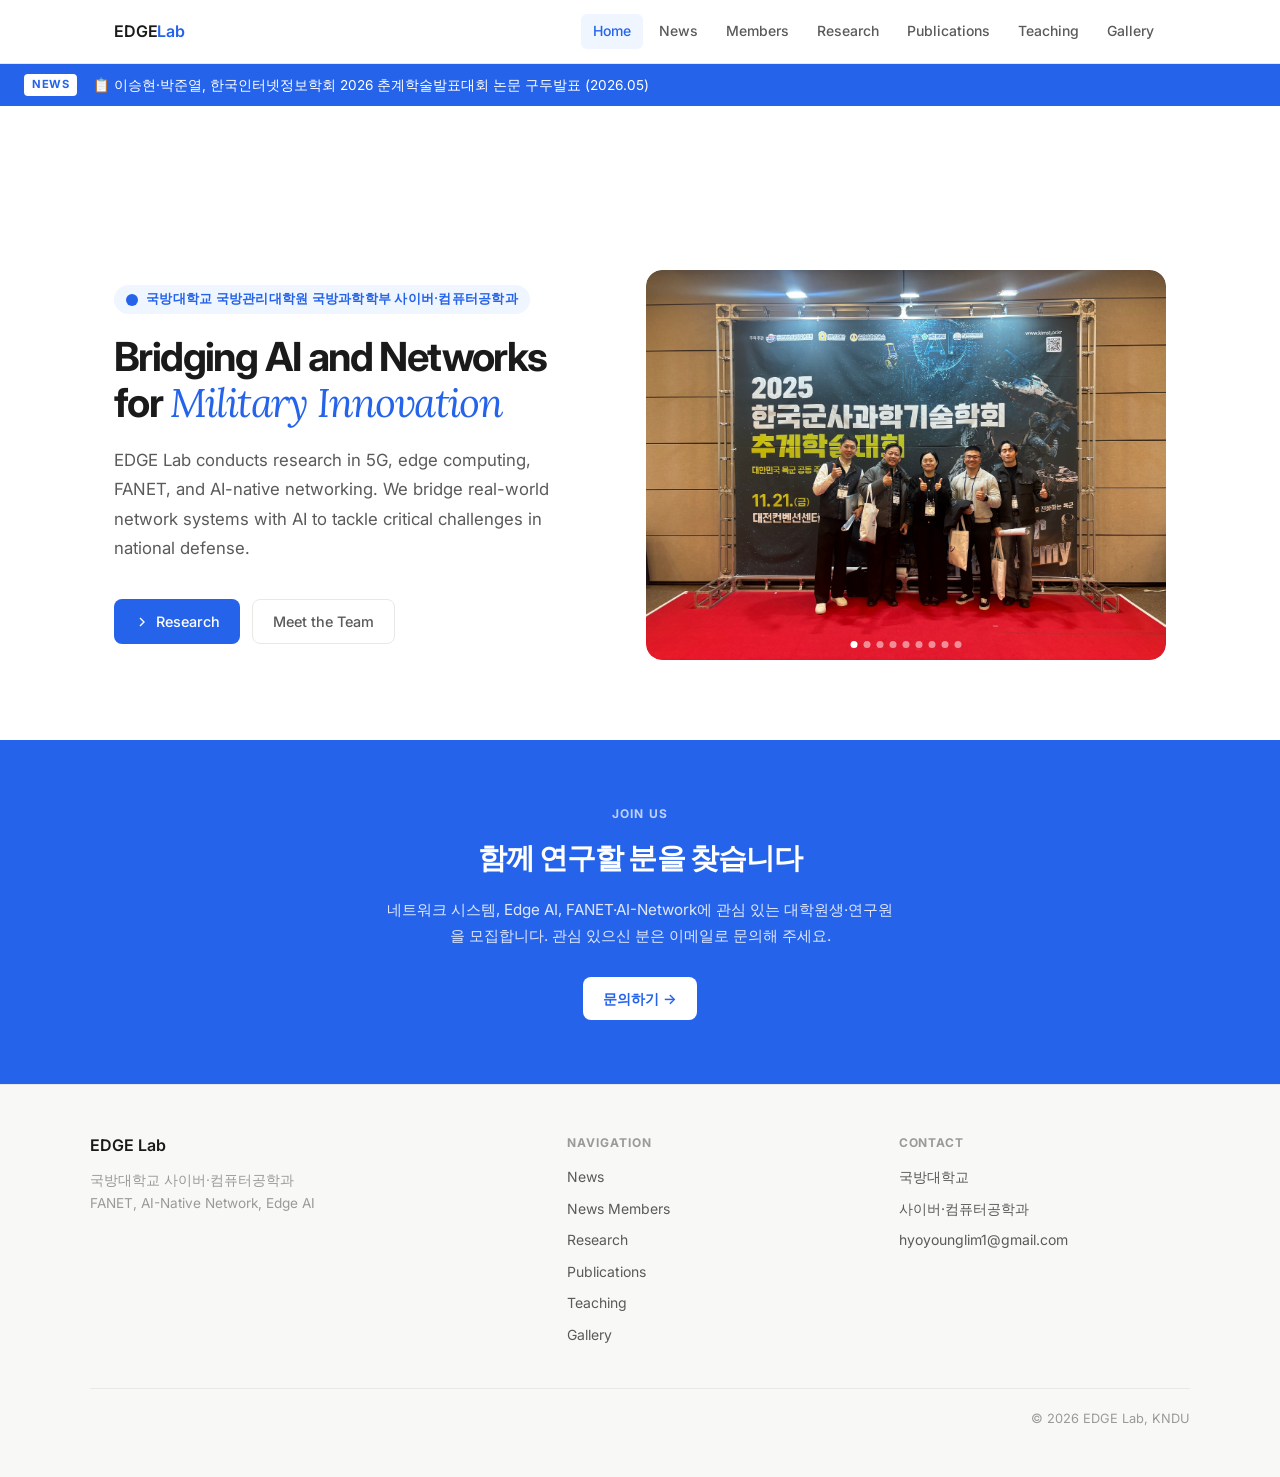
<file: index.html>
<!DOCTYPE html>
<html lang="ko">
<head>
  <meta charset="UTF-8">
  <meta name="viewport" content="width=device-width, initial-scale=1.0">
  <title>EDGE Lab — 국방대학교</title>
  <link rel="stylesheet" href="css/style.css">
  <meta name="google-site-verification" content="hB-fHF9JPTUq7wz2v2_Atzu6xVji9g3T5aAkdj2ySdE" />
</head>
<body>

<nav>
  <div class="nav-inner">
    <a href="index.html" class="nav-logo">EDGE<span>Lab</span></a>
    <ul class="nav-links">
            <li><a href="index.html">Home</a></li>
      <li><a href="news.html">News</a></li>
      <li><a href="members.html">Members</a></li>
      <li><a href="research.html">Research</a></li>
      <li><a href="publications.html">Publications</a></li>
      <li><a href="teaching.html">Teaching</a></li>
      <li><a href="gallery.html">Gallery</a></li>
    </ul>
    <button class="hamburger" aria-label="메뉴">
      <span></span><span></span><span></span>
    </button>
  </div>
</nav>

<div class="mobile-menu">
  <a href="index.html">Home</a>
  <a href="news.html">News</a>
  <a href="members.html">Members</a>
  <a href="research.html">Research</a>
  <a href="publications.html">Publications</a>
  <a href="teaching.html">Teaching</a>
  <a href="gallery.html">Gallery</a>
</div>

<!-- News bar -->
<div class="news-bar" style="margin-top:64px;">
  <span class="news-badge">NEWS</span>
  <div class="news-ticker">
    <div class="news-tick active">📋 이승현·박준열, 한국인터넷정보학회 2026 춘계학술발표대회 논문 구두발표 (2026.05)</div>
    <div class="news-tick">🎤 KSC 2025 신진연구자 최신연구소개 초청 강연 — "5G 엣지 환경에서의 전송 프로토콜·애플리케이션 성능 분석" (2025.12)</div>
    <div class="news-tick">📢 군사과학기술학회 추계학술대회 논문 6편 발표 (2025.11)</div>
  </div>
</div>

<main>
  <!-- Hero -->
  <section class="hero">
    <div>
      <div class="hero-tag">
        <svg width="12" height="12" viewBox="0 0 12 12" fill="currentColor"><circle cx="6" cy="6" r="6"/></svg>
        국방대학교 국방관리대학원 국방과학학부 사이버·컴퓨터공학과
      </div>
      <h1 class="hero-title">
        Bridging AI and Networks<br>for <em>Military Innovation</em>
      </h1>
      <p class="hero-desc">
        EDGE Lab conducts research in 5G, edge computing, FANET, and AI-native networking.
        We bridge real-world network systems with AI to tackle critical challenges in national defense.
      </p>
      <div class="hero-btns">
        <a href="research.html" class="btn btn-primary">
          <svg width="16" height="16" fill="none" stroke="currentColor" stroke-width="2" viewBox="0 0 24 24"><path d="M9 18l6-6-6-6"/></svg>
          Research
        </a>
        <a href="members.html" class="btn btn-ghost">Meet the Team</a>
      </div>
    </div>

    <div class="hero-card fade-in" style="padding: 0; overflow: hidden; background: none; border: none; box-shadow: none;">
      <div class="hero-slideshow">
        <div class="slide active"><img src="images/2025_1.jpeg" alt="한국군사과학기술학회 추계학술대회 2025"></div>
        <div class="slide"><img src="images/conf_1.jpg" alt="2026 춘계학술발표대회 제주"></div>
        <div class="slide"><img src="images/KICS.jpg" alt="KICS 군통신 워크숍"></div>
        <div class="slide"><img src="images/KICS-1.jpg" alt="KICS 군통신 워크숍 단체사진"></div>
        <div class="slide"><img src="images/202512.jpg" alt="KSC 2025 여수"></div>
        <div class="slide"><img src="images/conf_2.jpg" alt="FPV 드론 네트워크 연구 발표"></div>
        <div class="slide"><img src="images/ADEX.jpg" alt="Seoul ADEX 2025"></div>
        <div class="slide"><img src="images/conf_3.jpg" alt="연구 발표"></div>
        <div class="slide"><img src="images/600324578_4351438551751702_7062159995769066122_n.jpg" alt="KSC 2025 여수"></div>
        <div class="slideshow-dots">
          <span class="dot active" data-idx="0"></span>
          <span class="dot" data-idx="1"></span>
          <span class="dot" data-idx="2"></span>
          <span class="dot" data-idx="3"></span>
          <span class="dot" data-idx="4"></span>
          <span class="dot" data-idx="5"></span>
          <span class="dot" data-idx="6"></span>
          <span class="dot" data-idx="7"></span>
          <span class="dot" data-idx="8"></span>
        </div>
      </div>
    </div>
  </section>

  <!-- Join us -->
  <section style="background: var(--accent); color: white; padding: 64px 24px; text-align: center;">
    <div style="max-width: 520px; margin: 0 auto;">
      <div style="font-size: 0.75rem; font-weight: 700; letter-spacing: 0.1em; text-transform: uppercase; opacity: 0.7; margin-bottom: 12px;">Join Us</div>
      <h2 style="font-size: 1.8rem; font-weight: 700; letter-spacing: -0.03em; margin-bottom: 16px;">함께 연구할 분을 찾습니다</h2>
      <p style="opacity: 0.85; line-height: 1.7; margin-bottom: 28px; font-size: 0.95rem;">
        네트워크 시스템, Edge AI, FANET·AI-Network에 관심 있는 대학원생·연구원을 모집합니다.
        관심 있으신 분은 이메일로 문의해 주세요.
      </p>
      <a href="mailto:hyoyounglim1@gmail.com" class="btn" style="background: white; color: var(--accent); font-weight: 600;">문의하기 →</a>
    </div>
  </section>
</main>

<footer>
  <div class="footer-inner">
    <div>
      <div class="footer-brand">EDGE Lab</div>
      <p class="footer-desc">국방대학교 사이버·컴퓨터공학과<br>FANET, AI-Native Network, Edge AI</p>
    </div>
    <div>
      <div class="footer-col-title">Navigation</div>
      <ul class="footer-links">
        <li><a href="news.html">News</a></li>
      <li><a href="news.html">News</a>
  <a href="members.html">Members</a></li>
        <li><a href="research.html">Research</a></li>
        <li><a href="publications.html">Publications</a></li>
        <li><a href="teaching.html">Teaching</a></li>
        <li><a href="gallery.html">Gallery</a></li>
      </ul>
    </div>
    <div>
      <div class="footer-col-title">Contact</div>
      <ul class="footer-links">
        <li><a href="#">국방대학교</a></li>
        <li><a href="#">사이버·컴퓨터공학과</a></li>
        <li><a href="mailto:hyoyounglim1@gmail.com">hyoyounglim1@gmail.com</a></li>
      </ul>
    </div>
  </div>
  <div class="footer-bottom">
    <span>© 2026 EDGE Lab, KNDU</span>
  </div>
</footer>

<script src="js/main.js"></script>
</body>
</html>
</file>
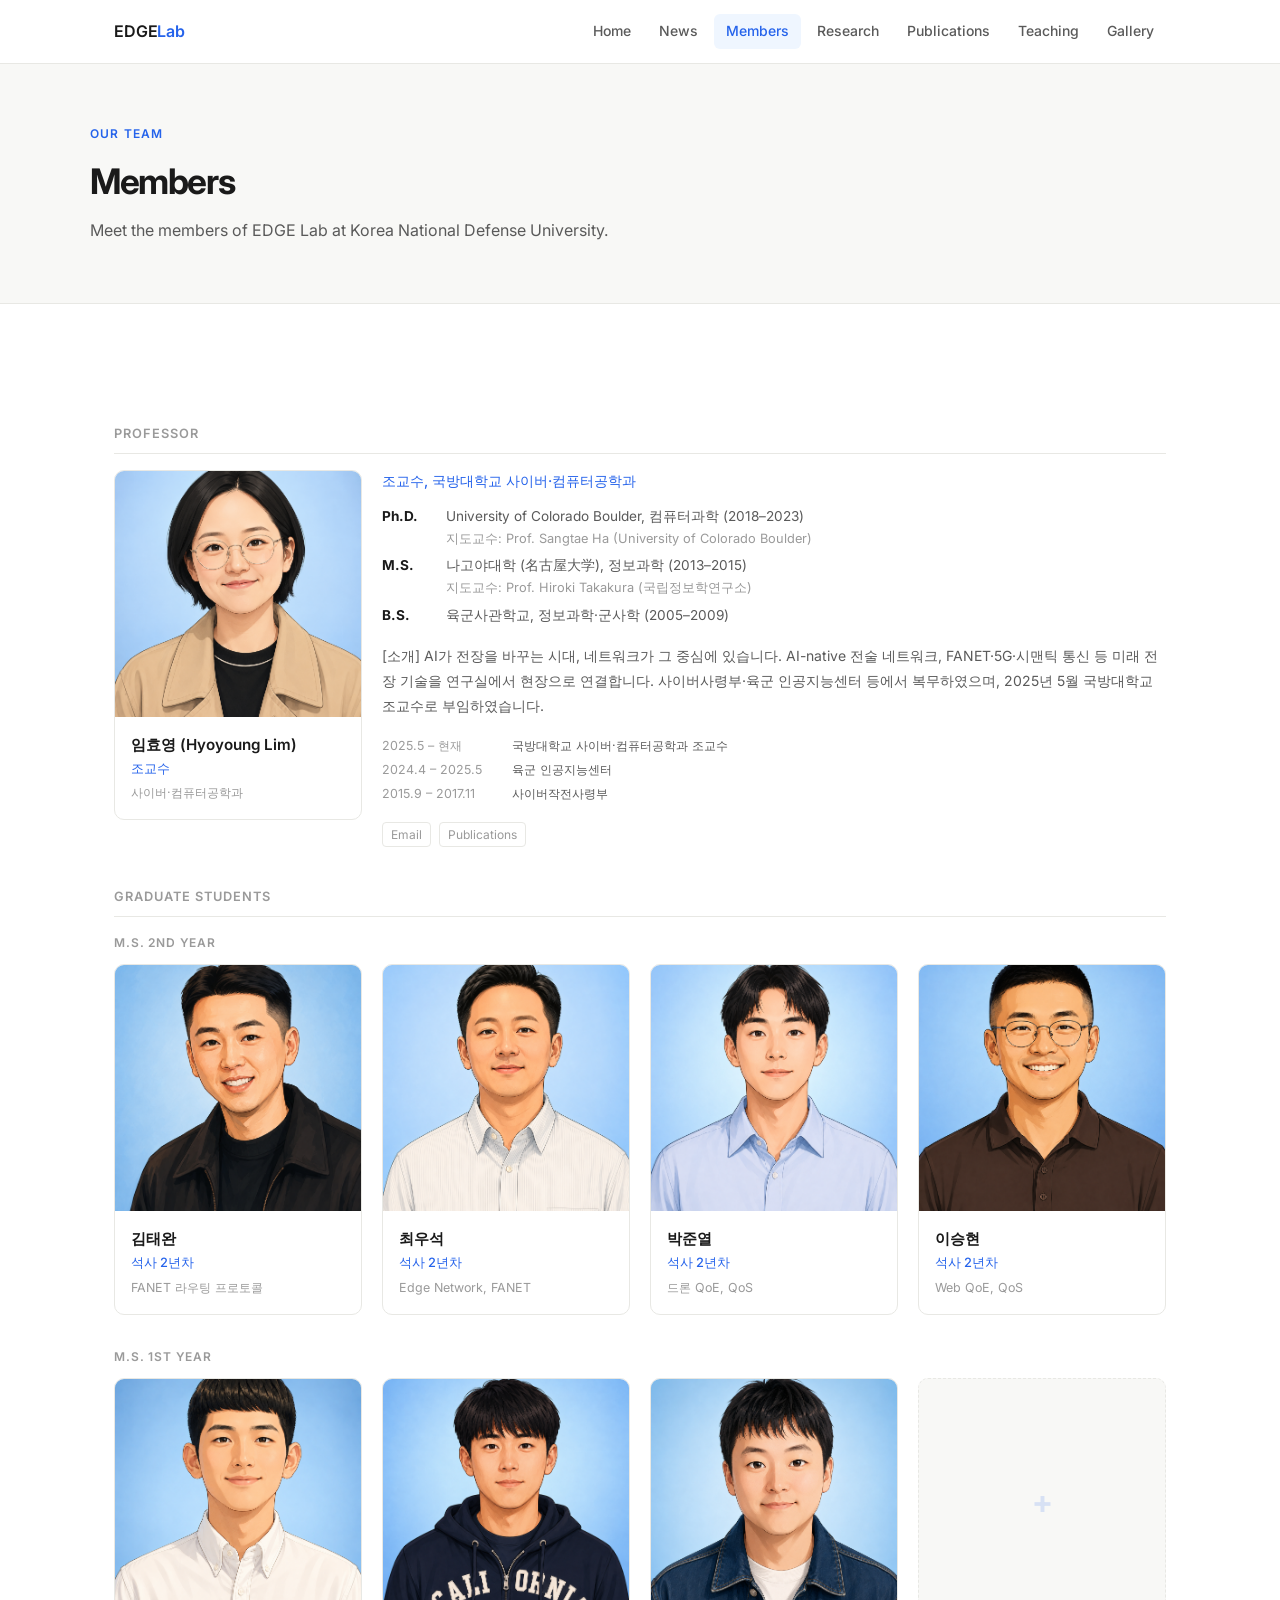
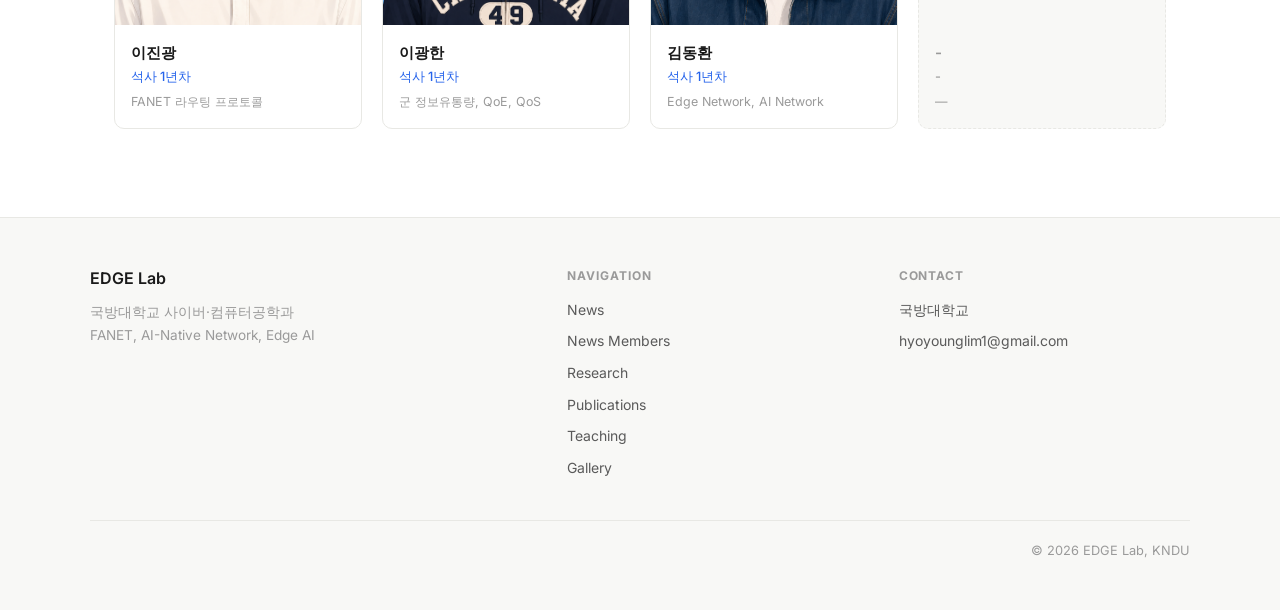
<file: members.html>
<!DOCTYPE html>
<html lang="ko">
<head>
  <meta charset="UTF-8">
  <meta name="viewport" content="width=device-width, initial-scale=1.0">
  <title>Members — EDGE Lab</title>
  <link rel="stylesheet" href="css/style.css">
</head>
<body>

<nav>
  <div class="nav-inner">
    <a href="index.html" class="nav-logo">EDGE<span>Lab</span></a>
    <ul class="nav-links">
            <li><a href="index.html">Home</a></li>
      <li><a href="news.html">News</a></li>
      <li><a href="members.html">Members</a></li>
      <li><a href="research.html">Research</a></li>
      <li><a href="publications.html">Publications</a></li>
      <li><a href="teaching.html">Teaching</a></li>
      <li><a href="gallery.html">Gallery</a></li>
    </ul>
    <button class="hamburger" aria-label="메뉴"><span></span><span></span><span></span></button>
  </div>
</nav>
<div class="mobile-menu">
  <a href="index.html">Home</a>
  <a href="news.html">News</a>
  <a href="members.html">Members</a>
  <a href="research.html">Research</a>
  <a href="publications.html">Publications</a>
  <a href="teaching.html">Teaching</a>
  <a href="gallery.html">Gallery</a>
</div>

<main>
  <div class="page-hero">
    <div class="page-hero-inner">
      <div class="section-label">Our Team</div>
      <h1 class="page-hero-title">Members</h1>
      <p class="page-hero-sub">Meet the members of EDGE Lab at Korea National Defense University.</p>
    </div>
  </div>

  <section class="section">

    <!-- Professor -->
    <div class="member-section-title">Professor</div>
    <div style="display: grid; grid-template-columns: repeat(4, 1fr); gap: 20px; align-items: start; margin-bottom: 16px;" class="fade-in">
      <div class="member-card">
        <div class="member-photo">
          <img src="member/임효영.png" alt="임효영">
        </div>
        <div class="member-info">
          <div class="member-name">임효영 (Hyoyoung Lim)</div>
          <div class="member-role">조교수</div>
          <div class="member-dept">사이버·컴퓨터공학과</div>
        </div>
      </div>
      <div style="grid-column: 2 / 5;">
        <div style="color: var(--accent); font-size: 0.875rem; font-weight: 500; margin-bottom: 14px;">조교수, 국방대학교 사이버·컴퓨터공학과</div>

        <div style="display: flex; flex-direction: column; gap: 6px; margin-bottom: 16px; font-size: 0.85rem; color: var(--text-secondary);">
          <div><strong style="color: var(--text-primary); width: 60px; display: inline-block;">Ph.D.</strong> University of Colorado Boulder, 컴퓨터과학 (2018–2023)<br>
            <span style="padding-left: 64px; font-size: 0.8rem; color: var(--text-muted);">지도교수: Prof. Sangtae Ha  (University of Colorado Boulder)</span>
          </div>
          <div><strong style="color: var(--text-primary); width: 60px; display: inline-block;">M.S.</strong> 나고야대학 (名古屋大学), 정보과학 (2013–2015)<br>
            <span style="padding-left: 64px; font-size: 0.8rem; color: var(--text-muted);">지도교수: Prof. Hiroki Takakura (국립정보학연구소)</span>
          </div>
          <div><strong style="color: var(--text-primary); width: 60px; display: inline-block;">B.S.</strong> 육군사관학교, 정보과학·군사학 (2005–2009)</div>
        </div>

        <p style="font-size: 0.875rem; color: var(--text-secondary); line-height: 1.8; margin-bottom: 18px;">
          [소개] AI가 전장을 바꾸는 시대, 네트워크가 그 중심에 있습니다. AI-native 전술 네트워크, FANET·5G·시맨틱 통신 등 미래 전장 기술을 연구실에서 현장으로 연결합니다. 사이버사령부·육군 인공지능센터 등에서 복무하였으며, 2025년 5월 국방대학교 조교수로 부임하였습니다.
        </p>

        <!-- Career timeline -->
        <div style="font-size: 0.78rem; color: var(--text-muted); margin-bottom: 18px; display: flex; flex-direction: column; gap: 4px;">
          <div style="display: flex; gap: 10px;">
            <span style="width: 120px; flex-shrink: 0; color: var(--text-muted);">2025.5 – 현재</span>
            <span style="color: var(--text-secondary);">국방대학교 사이버·컴퓨터공학과 조교수</span>
          </div>
          <div style="display: flex; gap: 10px;">
            <span style="width: 120px; flex-shrink: 0; color: var(--text-muted);">2024.4 – 2025.5</span>
            <span style="color: var(--text-secondary);">육군 인공지능센터</span>
          </div>
          <div style="display: flex; gap: 10px;">
            <span style="width: 120px; flex-shrink: 0; color: var(--text-muted);">2015.9 – 2017.11</span>
            <span style="color: var(--text-secondary);">사이버작전사령부</span>
          </div>
        </div>

        <div style="display: flex; gap: 8px; flex-wrap: wrap;">
          <a href="mailto:hyoyounglim1@gmail.com" class="member-link">Email</a>
          <a href="publications.html" class="member-link">Publications</a>
        </div>
      </div>
    </div>

    <!-- Graduate Students -->
    <div class="member-section-title">Graduate Students</div>

    <div style="font-size: 0.75rem; font-weight: 600; text-transform: uppercase; letter-spacing: 0.07em; color: var(--text-muted); margin-bottom: 12px;">M.S. 2nd Year</div>
    <div style="display: grid; grid-template-columns: repeat(4, 1fr); gap: 20px; margin-bottom: 32px;">

      <div class="member-card fade-in">
        <div class="member-photo"><img src="member/김태완.png" alt="김태완"></div>
        <div class="member-info">
          <div class="member-name">김태완</div>
          <div class="member-role">석사 2년차</div>
          <div class="member-dept">FANET 라우팅 프로토콜</div>
        </div>
      </div>

      <div class="member-card fade-in">
        <div class="member-photo"><img src="member/최우석.png" alt="최우석"></div>
        <div class="member-info">
          <div class="member-name">최우석</div>
          <div class="member-role">석사 2년차</div>
          <div class="member-dept">Edge Network, FANET</div>
        </div>
      </div>

      <div class="member-card fade-in">
        <div class="member-photo"><img src="member/박준열.png" alt="박준열"></div>
        <div class="member-info">
          <div class="member-name">박준열</div>
          <div class="member-role">석사 2년차</div>
          <div class="member-dept">드론 QoE, QoS</div>
        </div>
      </div>

      <div class="member-card fade-in">
        <div class="member-photo"><img src="member/이승현.png" alt="이승현"></div>
        <div class="member-info">
          <div class="member-name">이승현</div>
          <div class="member-role">석사 2년차</div>
          <div class="member-dept">Web QoE, QoS</div>
        </div>
      </div>

    </div>

    <div style="font-size: 0.75rem; font-weight: 600; text-transform: uppercase; letter-spacing: 0.07em; color: var(--text-muted); margin-bottom: 12px;">M.S. 1st Year</div>
    <div style="display: grid; grid-template-columns: repeat(4, 1fr); gap: 20px; margin-bottom: 8px;">

      <div class="member-card fade-in">
        <div class="member-photo"><img src="member/이진광.png" alt="이진광"></div>
        <div class="member-info">
          <div class="member-name">이진광</div>
          <div class="member-role">석사 1년차</div>
          <div class="member-dept">FANET 라우팅 프로토콜</div>
        </div>
      </div>

      <div class="member-card fade-in">
        <div class="member-photo"><img src="member/이광한.png" alt="이광한"></div>
        <div class="member-info">
          <div class="member-name">이광한</div>
          <div class="member-role">석사 1년차</div>
          <div class="member-dept">군 정보유통량, QoE, QoS</div>
        </div>
      </div>

      <div class="member-card fade-in">
        <div class="member-photo"><img src="member/김동환.png" alt="김동환"></div>
        <div class="member-info">
          <div class="member-name">김동환</div>
          <div class="member-role">석사 1년차</div>
          <div class="member-dept">Edge Network, AI Network</div>
        </div>
      </div>

      <div class="member-card fade-in" style="border-style: dashed; background: var(--surface);">
        <div class="member-photo" style="background: var(--surface);"><span class="member-initial" style="opacity:0.15;">+</span></div>
        <div class="member-info">
          <div class="member-name" style="color: var(--text-muted);">-</div>
          <div class="member-role" style="color: var(--text-muted);">-</div>
          <div class="member-dept" style="color: var(--text-muted);">—</div>
        </div>
      </div>

    </div>

  </section>
</main>

<footer>
  <div class="footer-inner">
    <div>
      <div class="footer-brand">EDGE Lab</div>
      <p class="footer-desc">국방대학교 사이버·컴퓨터공학과<br>FANET, AI-Native Network, Edge AI</p>
    </div>
    <div>
      <div class="footer-col-title">Navigation</div>
      <ul class="footer-links">
        <li><a href="news.html">News</a></li>
      <li><a href="news.html">News</a>
  <a href="members.html">Members</a></li>
        <li><a href="research.html">Research</a></li>
        <li><a href="publications.html">Publications</a></li>
        <li><a href="teaching.html">Teaching</a></li>
        <li><a href="gallery.html">Gallery</a></li>
      </ul>
    </div>
    <div>
      <div class="footer-col-title">Contact</div>
      <ul class="footer-links">
        <li><a href="#">국방대학교</a></li>
        <li><a href="mailto:hyoyounglim1@gmail.com">hyoyounglim1@gmail.com</a></li>
      </ul>
    </div>
  </div>
  <div class="footer-bottom">
    <span>© 2026 EDGE Lab, KNDU</span>
  </div>
</footer>

<script src="js/main.js"></script>
</body>
</html>
</file>
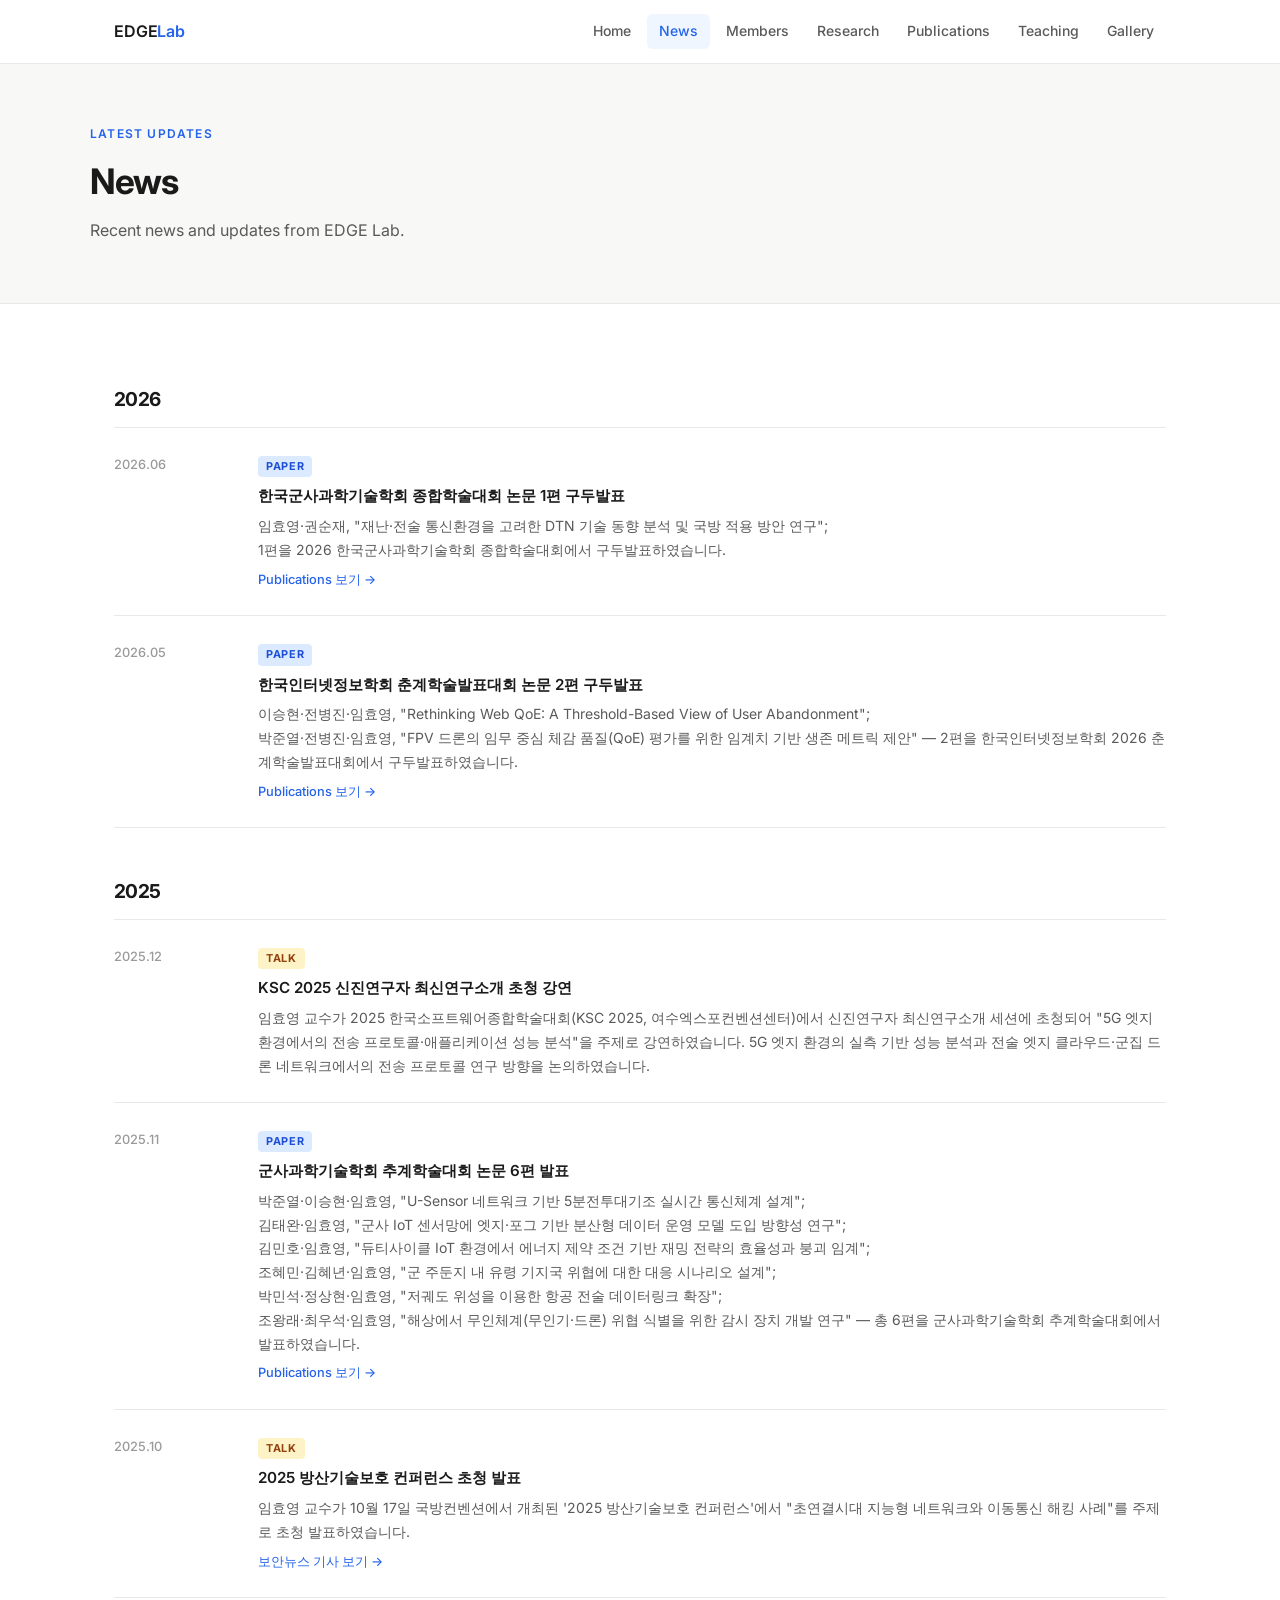
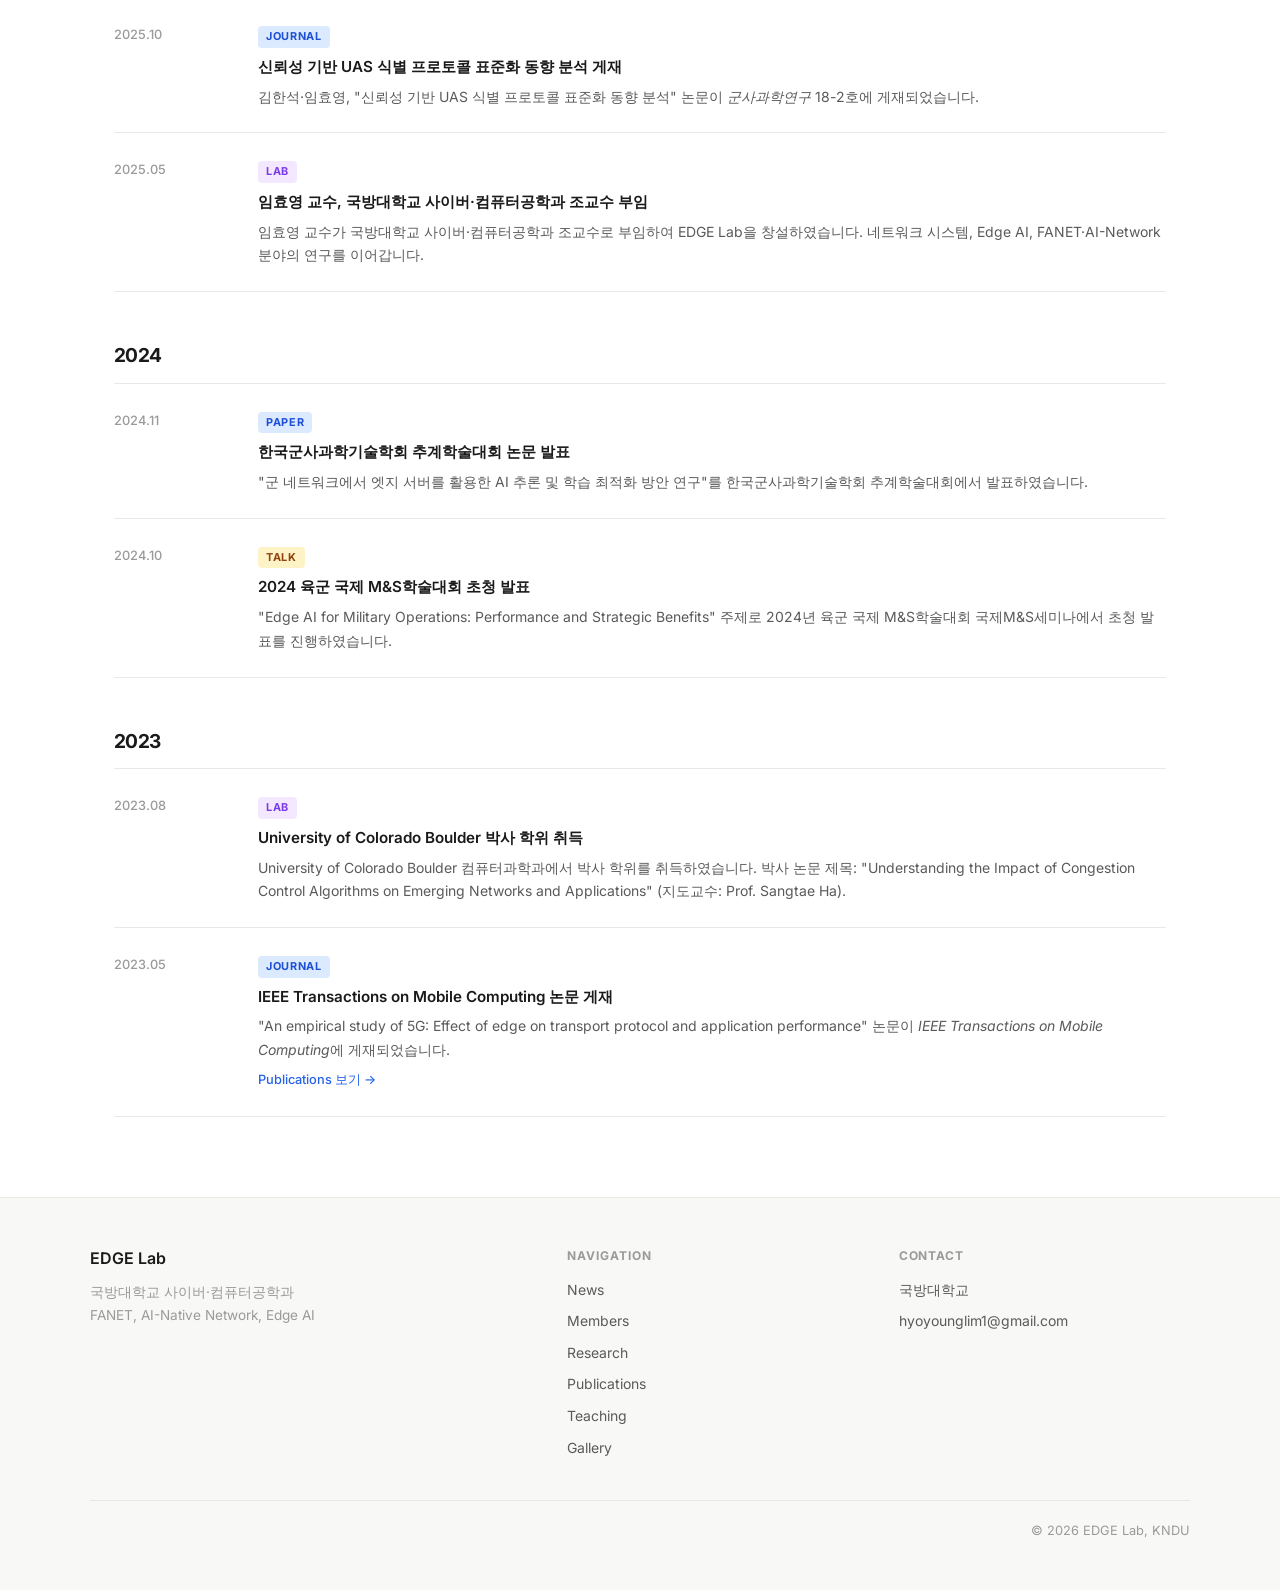
<file: news.html>
<!DOCTYPE html>
<html lang="ko">
<head>
  <meta charset="UTF-8">
  <meta name="viewport" content="width=device-width, initial-scale=1.0">
  <title>News — EDGE Lab</title>
  <link rel="stylesheet" href="css/style.css">
  <style>
    .news-list { display: flex; flex-direction: column; gap: 0; }

    .news-item {
      display: grid;
      grid-template-columns: 120px 1fr;
      gap: 24px;
      padding: 24px 0;
      border-bottom: 1px solid var(--border);
      align-items: start;
    }
    .news-item:first-child { border-top: 1px solid var(--border); }

    .news-date {
      font-size: 0.8rem;
      color: var(--text-muted);
      font-weight: 500;
      padding-top: 3px;
      white-space: nowrap;
    }

    .news-category {
      display: inline-flex;
      align-items: center;
      font-size: 0.68rem;
      font-weight: 700;
      text-transform: uppercase;
      letter-spacing: 0.06em;
      padding: 2px 8px;
      border-radius: 4px;
      margin-bottom: 8px;
    }
    .cat-paper   { background: #dbeafe; color: #1d4ed8; }
    .cat-award   { background: #dcfce7; color: #166534; }
    .cat-talk    { background: #fef3c7; color: #92400e; }
    .cat-lab     { background: #f3e8ff; color: #7c3aed; }
    .cat-news    { background: #f1f5f9; color: #475569; }

    .news-title {
      font-size: 0.95rem;
      font-weight: 600;
      color: var(--text-primary);
      margin-bottom: 6px;
      line-height: 1.5;
    }

    .news-body {
      font-size: 0.875rem;
      color: var(--text-secondary);
      line-height: 1.7;
    }

    .news-link {
      display: inline-flex;
      align-items: center;
      gap: 4px;
      font-size: 0.8rem;
      color: var(--accent);
      text-decoration: none;
      margin-top: 8px;
      font-weight: 500;
    }
    .news-link:hover { text-decoration: underline; }

    .year-divider {
      font-size: 1.2rem;
      font-weight: 700;
      letter-spacing: -0.03em;
      color: var(--text-primary);
      margin: 48px 0 0;
      padding-bottom: 12px;
    }
    .year-divider:first-child { margin-top: 0; }

    @media (max-width: 600px) {
      .news-item { grid-template-columns: 1fr; gap: 6px; }
    }
  </style>
</head>
<body>

<nav>
  <div class="nav-inner">
    <a href="index.html" class="nav-logo">EDGE<span>Lab</span></a>
    <ul class="nav-links">
      <li><a href="index.html">Home</a></li>
      <li><a href="news.html">News</a></li>
      <li><a href="members.html">Members</a></li>
      <li><a href="research.html">Research</a></li>
      <li><a href="publications.html">Publications</a></li>
      <li><a href="teaching.html">Teaching</a></li>
      <li><a href="gallery.html">Gallery</a></li>
    </ul>
    <button class="hamburger" aria-label="메뉴"><span></span><span></span><span></span></button>
  </div>
</nav>
<div class="mobile-menu">
  <a href="index.html">Home</a>
  <a href="news.html">News</a>
  <a href="members.html">Members</a>
  <a href="research.html">Research</a>
  <a href="publications.html">Publications</a>
  <a href="teaching.html">Teaching</a>
  <a href="gallery.html">Gallery</a>
</div>

<main>
  <div class="page-hero">
    <div class="page-hero-inner">
      <div class="section-label">Latest Updates</div>
      <h1 class="page-hero-title">News</h1>
      <p class="page-hero-sub">Recent news and updates from EDGE Lab.</p>
    </div>
  </div>

  <section class="section">

    <!-- 2026 -->
    <div class="year-divider">2026</div>
    <div class="news-list">
      <div class="news-item fade-in">
        <div class="news-date">2026.06</div>
        <div>
          <div><span class="news-category cat-paper">Paper</span></div>
          <div class="news-title">한국군사과학기술학회 종합학술대회 논문 1편 구두발표</div>
          <div class="news-body">
            임효영·권순재, "재난·전술 통신환경을 고려한 DTN 기술 동향 분석 및 국방 적용 방안 연구";<br>
            1편을 2026 한국군사과학기술학회 종합학술대회에서 구두발표하였습니다.
          </div>
          <a href="publications.html" class="news-link">Publications 보기 →</a>
        </div>
      </div>

      <div class="news-item fade-in">
        <div class="news-date">2026.05</div>
        <div>
          <div><span class="news-category cat-paper">Paper</span></div>
          <div class="news-title">한국인터넷정보학회 춘계학술발표대회 논문 2편 구두발표</div>
          <div class="news-body">
            이승현·전병진·임효영, "Rethinking Web QoE: A Threshold-Based View of User Abandonment";<br>
            박준열·전병진·임효영, "FPV 드론의 임무 중심 체감 품질(QoE) 평가를 위한 임계치 기반 생존 메트릭 제안" —
            2편을 한국인터넷정보학회 2026 춘계학술발표대회에서 구두발표하였습니다.
          </div>
          <a href="publications.html" class="news-link">Publications 보기 →</a>
        </div>
      </div>

    </div>

    <!-- 2025 -->
    <div class="year-divider">2025</div>
    <div class="news-list">

      <div class="news-item fade-in">
        <div class="news-date">2025.12</div>
        <div>
          <div><span class="news-category cat-talk">Talk</span></div>
          <div class="news-title">KSC 2025 신진연구자 최신연구소개 초청 강연</div>
          <div class="news-body">
            임효영 교수가 2025 한국소프트웨어종합학술대회(KSC 2025, 여수엑스포컨벤션센터)에서
            신진연구자 최신연구소개 세션에 초청되어 "5G 엣지 환경에서의 전송 프로토콜·애플리케이션 성능 분석"을 주제로 강연하였습니다.
            5G 엣지 환경의 실측 기반 성능 분석과 전술 엣지 클라우드·군집 드론 네트워크에서의 전송 프로토콜 연구 방향을 논의하였습니다.
          </div>
        </div>
      </div>

      <div class="news-item fade-in">
        <div class="news-date">2025.11</div>
        <div>
          <div><span class="news-category cat-paper">Paper</span></div>
          <div class="news-title">군사과학기술학회 추계학술대회 논문 6편 발표</div>
          <div class="news-body">
            박준열·이승현·임효영, "U-Sensor 네트워크 기반 5분전투대기조 실시간 통신체계 설계";<br>
            김태완·임효영, "군사 IoT 센서망에 엣지·포그 기반 분산형 데이터 운영 모델 도입 방향성 연구";<br>
            김민호·임효영, "듀티사이클 IoT 환경에서 에너지 제약 조건 기반 재밍 전략의 효율성과 붕괴 임계";<br>
            조혜민·김혜년·임효영, "군 주둔지 내 유령 기지국 위협에 대한 대응 시나리오 설계";<br>
            박민석·정상현·임효영, "저궤도 위성을 이용한 항공 전술 데이터링크 확장";<br>
            조왕래·최우석·임효영, "해상에서 무인체계(무인기·드론) 위협 식별을 위한 감시 장치 개발 연구" —
            총 6편을 군사과학기술학회 추계학술대회에서 발표하였습니다.
          </div>
          <a href="publications.html" class="news-link">Publications 보기 →</a>
        </div>
      </div>

      <div class="news-item fade-in">
        <div class="news-date">2025.10</div>
        <div>
          <div><span class="news-category cat-talk">Talk</span></div>
          <div class="news-title">2025 방산기술보호 컨퍼런스 초청 발표</div>
          <div class="news-body">
            임효영 교수가 10월 17일 국방컨벤션에서 개최된 '2025 방산기술보호 컨퍼런스'에서
            "초연결시대 지능형 네트워크와 이동통신 해킹 사례"를 주제로 초청 발표하였습니다.
          </div>
          <a href="https://www.boannews.com/media/view.asp?idx=139815" class="news-link" target="_blank" rel="noopener">보안뉴스 기사 보기 →</a>
        </div>
      </div>

      <div class="news-item fade-in">
        <div class="news-date">2025.10</div>
        <div>
          <div><span class="news-category cat-paper">Journal</span></div>
          <div class="news-title">신뢰성 기반 UAS 식별 프로토콜 표준화 동향 분석 게재</div>
          <div class="news-body">
            김한석·임효영, "신뢰성 기반 UAS 식별 프로토콜 표준화 동향 분석" 논문이 <em>군사과학연구</em> 18-2호에 게재되었습니다.
          </div>
        </div>
      </div>

      <div class="news-item fade-in">
        <div class="news-date">2025.05</div>
        <div>
          <div><span class="news-category cat-lab">Lab</span></div>
          <div class="news-title">임효영 교수, 국방대학교 사이버·컴퓨터공학과 조교수 부임</div>
          <div class="news-body">
            임효영 교수가 국방대학교 사이버·컴퓨터공학과 조교수로 부임하여 EDGE Lab을 창설하였습니다.
            네트워크 시스템, Edge AI, FANET·AI-Network 분야의 연구를 이어갑니다.
          </div>
        </div>
      </div>

    </div>

    <!-- 2024 -->
    <div class="year-divider">2024</div>
    <div class="news-list">

      <div class="news-item fade-in">
        <div class="news-date">2024.11</div>
        <div>
          <div><span class="news-category cat-paper">Paper</span></div>
          <div class="news-title">한국군사과학기술학회 추계학술대회 논문 발표</div>
          <div class="news-body">
            "군 네트워크에서 엣지 서버를 활용한 AI 추론 및 학습 최적화 방안 연구"를
            한국군사과학기술학회 추계학술대회에서 발표하였습니다.
          </div>
        </div>
      </div>

      <div class="news-item fade-in">
        <div class="news-date">2024.10</div>
        <div>
          <div><span class="news-category cat-talk">Talk</span></div>
          <div class="news-title">2024 육군 국제 M&S학술대회 초청 발표</div>
          <div class="news-body">
            "Edge AI for Military Operations: Performance and Strategic Benefits" 주제로
            2024년 육군 국제 M&S학술대회 국제M&S세미나에서 초청 발표를 진행하였습니다.
          </div>
        </div>
      </div>

    </div>

    <!-- 2023 -->
    <div class="year-divider">2023</div>
    <div class="news-list">

      <div class="news-item fade-in">
        <div class="news-date">2023.08</div>
        <div>
          <div><span class="news-category cat-lab">Lab</span></div>
          <div class="news-title">University of Colorado Boulder 박사 학위 취득</div>
          <div class="news-body">
            University of Colorado Boulder 컴퓨터과학과에서 박사 학위를 취득하였습니다.
            박사 논문 제목: "Understanding the Impact of Congestion Control Algorithms on Emerging Networks and Applications" (지도교수: Prof. Sangtae Ha).
          </div>
        </div>
      </div>

      <div class="news-item fade-in">
        <div class="news-date">2023.05</div>
        <div>
          <div><span class="news-category cat-paper">Journal</span></div>
          <div class="news-title">IEEE Transactions on Mobile Computing 논문 게재</div>
          <div class="news-body">
            "An empirical study of 5G: Effect of edge on transport protocol and application performance" 논문이
            <em>IEEE Transactions on Mobile Computing</em>에 게재되었습니다.
          </div>
          <a href="publications.html" class="news-link">Publications 보기 →</a>
        </div>
      </div>

    </div>

  </section>
</main>

<footer>
  <div class="footer-inner">
    <div>
      <div class="footer-brand">EDGE Lab</div>
      <p class="footer-desc">국방대학교 사이버·컴퓨터공학과<br>FANET, AI-Native Network, Edge AI</p>
    </div>
    <div>
      <div class="footer-col-title">Navigation</div>
      <ul class="footer-links">
        <li><a href="news.html">News</a></li>
        <li><a href="members.html">Members</a></li>
        <li><a href="research.html">Research</a></li>
        <li><a href="publications.html">Publications</a></li>
        <li><a href="teaching.html">Teaching</a></li>
        <li><a href="gallery.html">Gallery</a></li>
      </ul>
    </div>
    <div>
      <div class="footer-col-title">Contact</div>
      <ul class="footer-links">
        <li><a href="#">국방대학교</a></li>
        <li><a href="mailto:hyoyounglim1@gmail.com">hyoyounglim1@gmail.com</a></li>
      </ul>
    </div>
  </div>
  <div class="footer-bottom">
    <span>© 2026 EDGE Lab, KNDU</span>
  </div>
</footer>

<script src="js/main.js"></script>
</body>
</html>
</file>
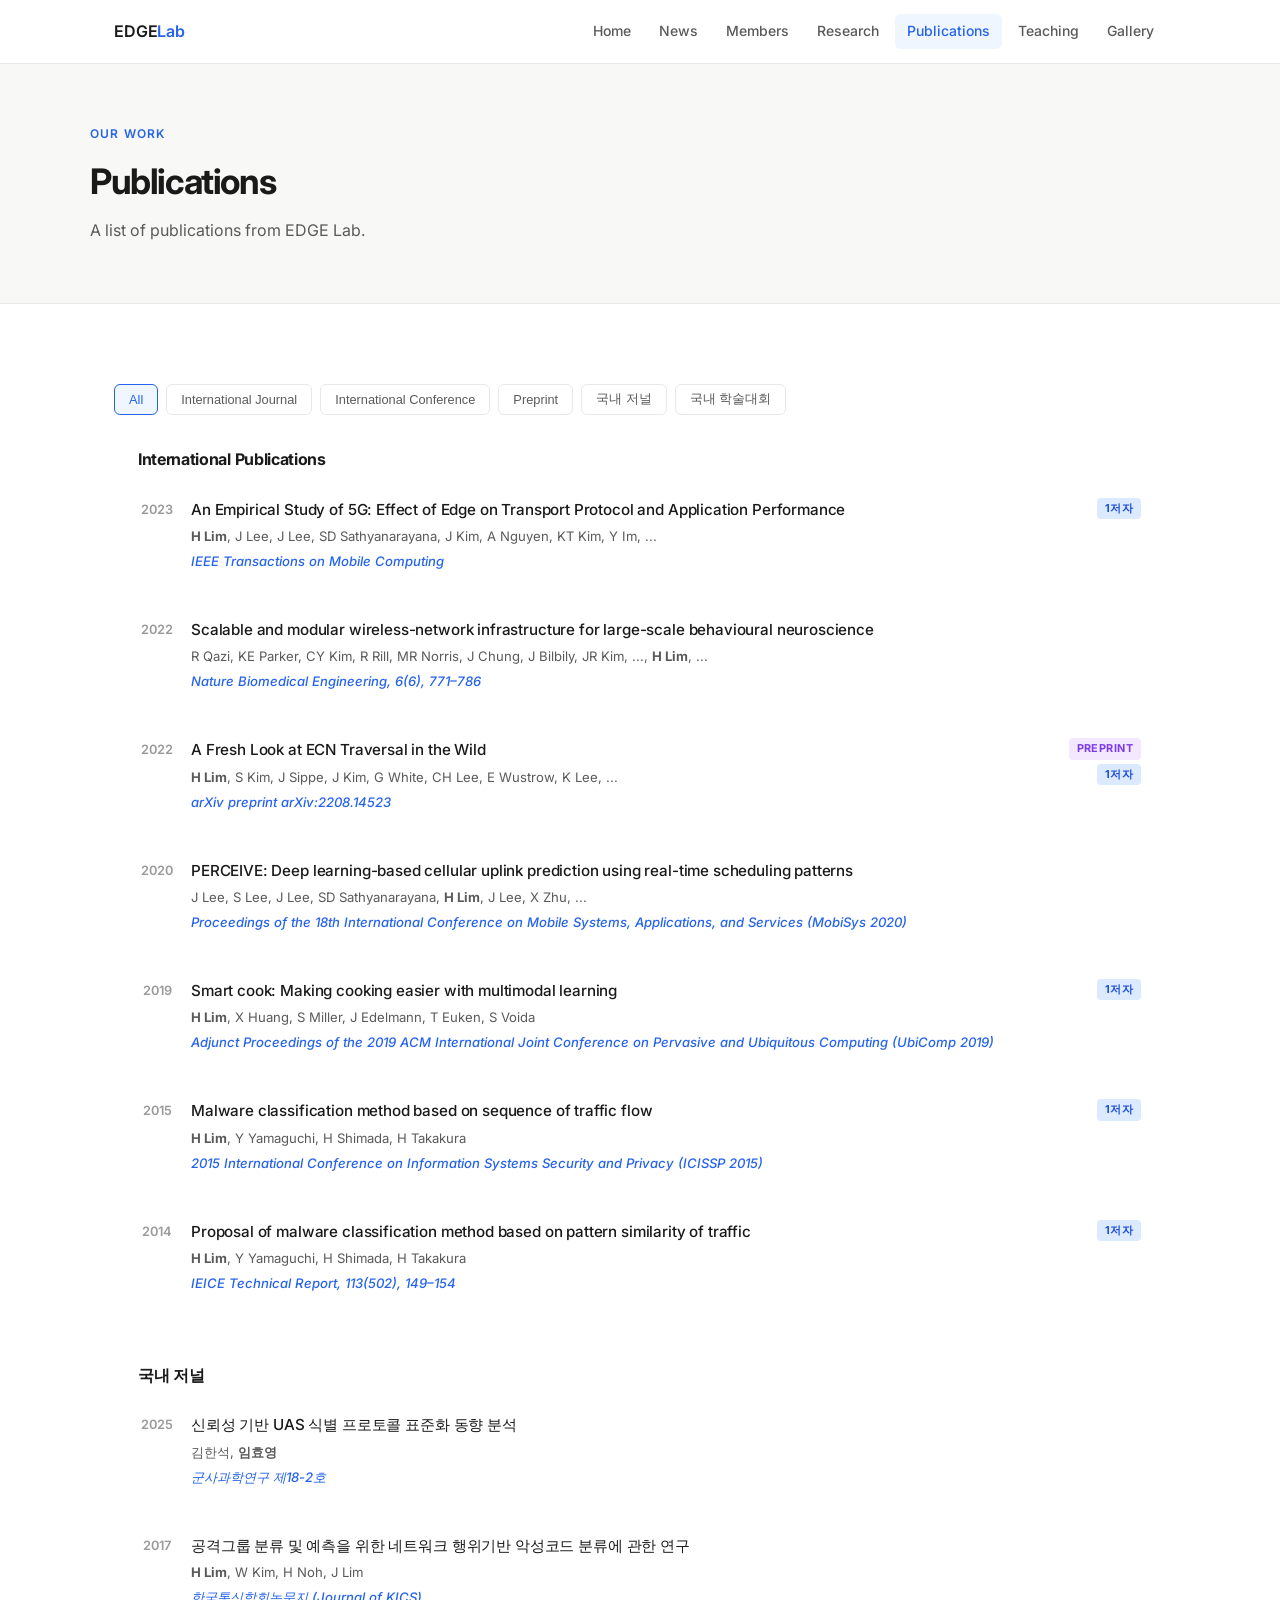
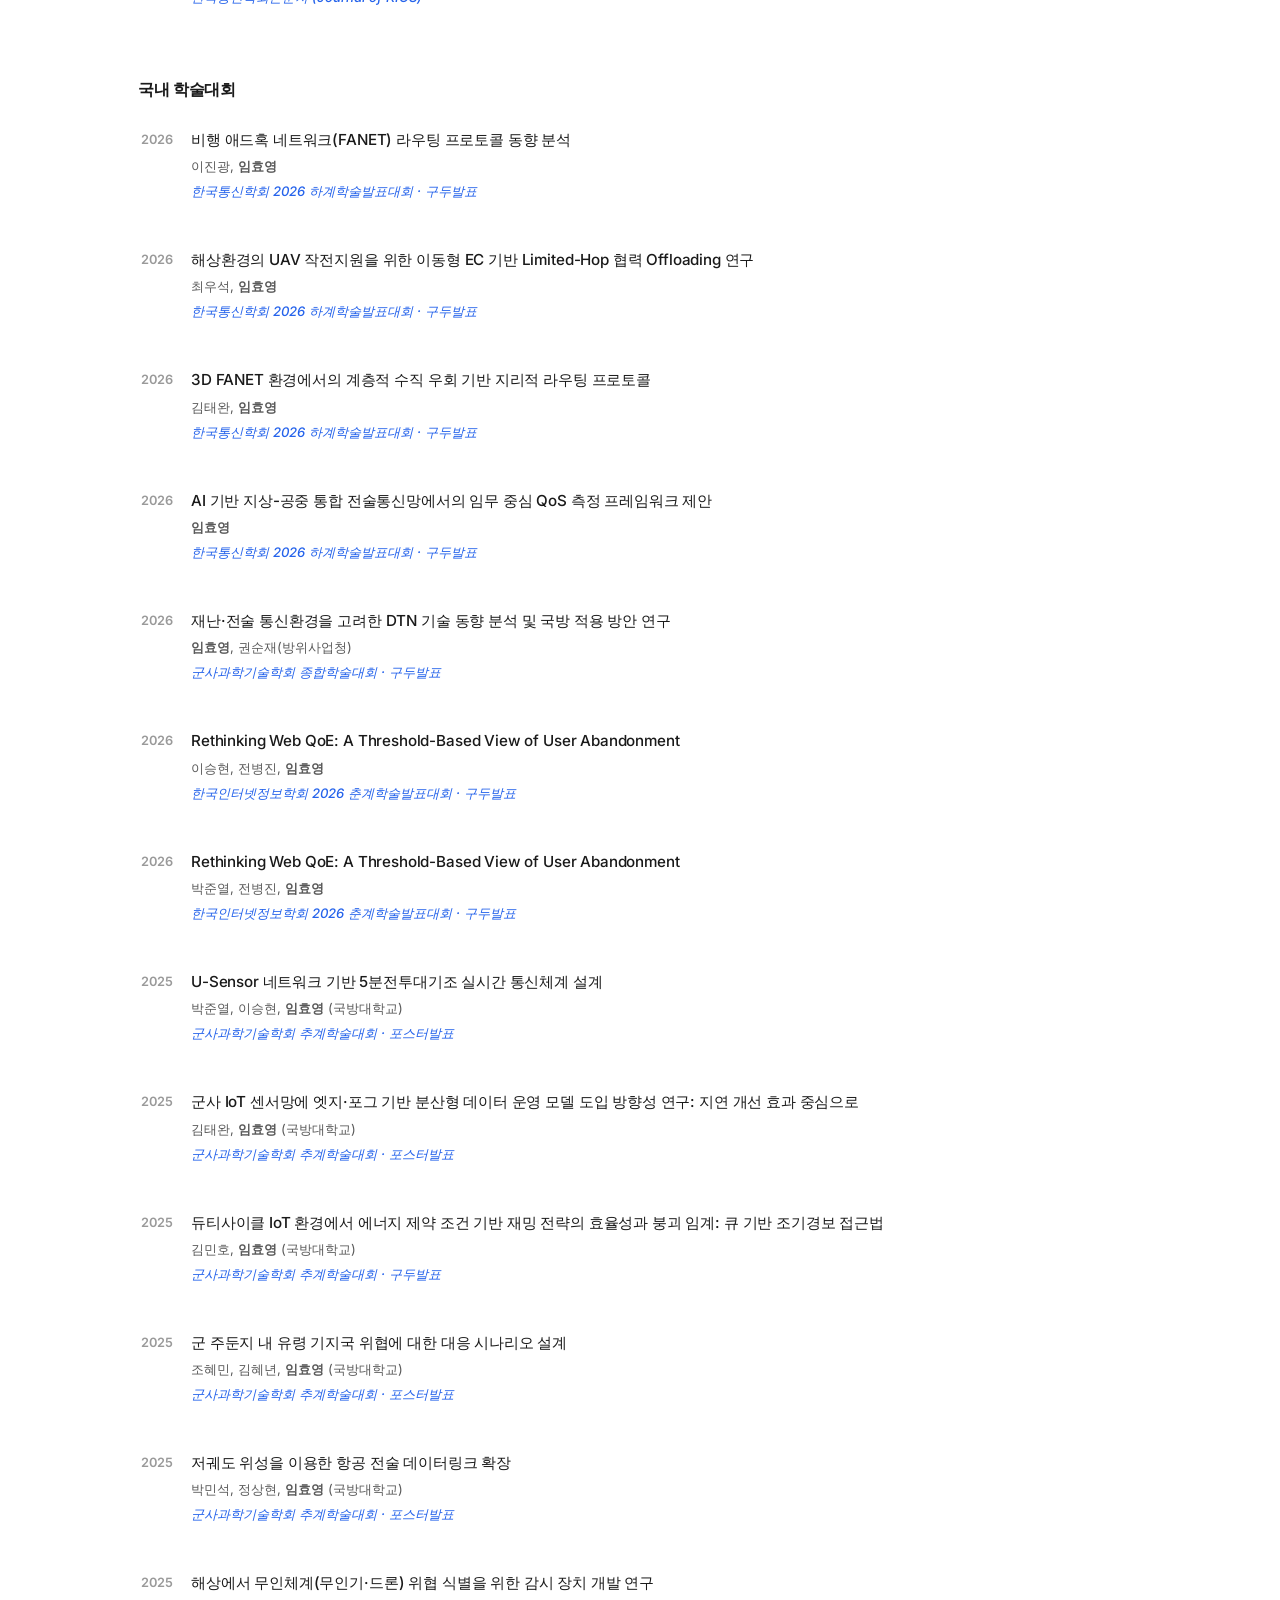
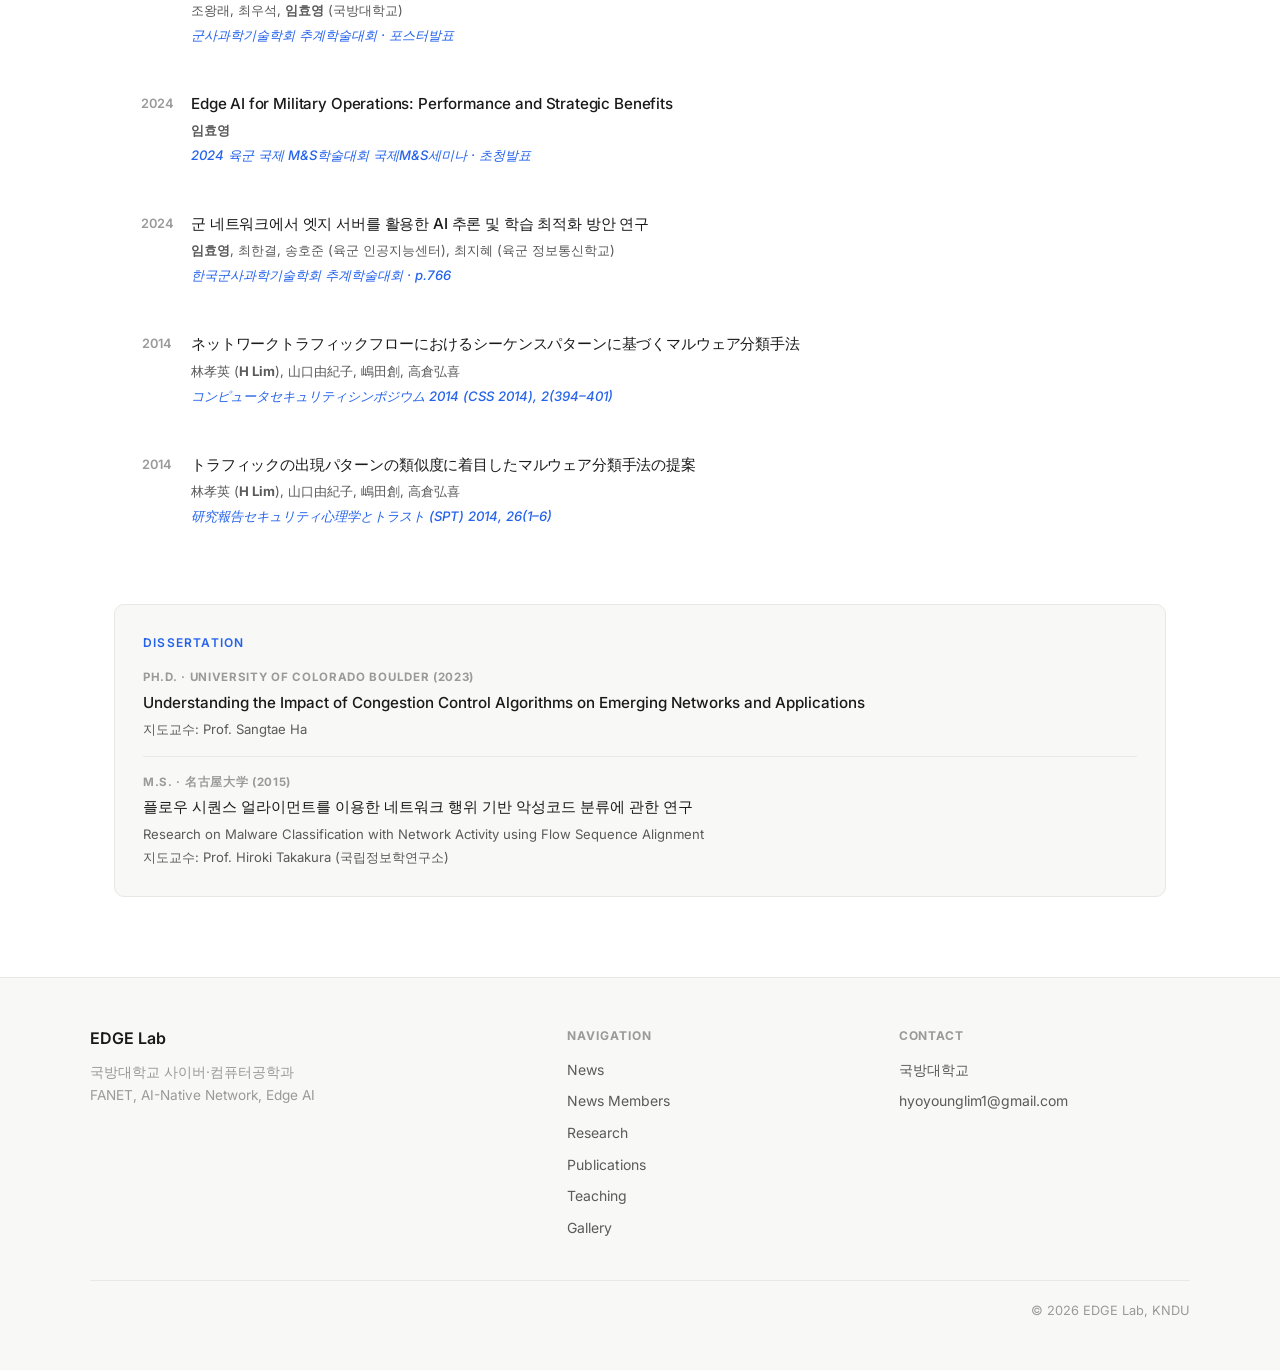
<file: publications.html>
<!DOCTYPE html>
<html lang="ko">
<head>
  <meta charset="UTF-8">
  <meta name="viewport" content="width=device-width, initial-scale=1.0">
  <title>Publications — EDGE Lab</title>
  <link rel="stylesheet" href="css/style.css">
</head>
<body>

<nav>
  <div class="nav-inner">
    <a href="index.html" class="nav-logo">EDGE<span>Lab</span></a>
    <ul class="nav-links">
            <li><a href="index.html">Home</a></li>
      <li><a href="news.html">News</a></li>
      <li><a href="members.html">Members</a></li>
      <li><a href="research.html">Research</a></li>
      <li><a href="publications.html">Publications</a></li>
      <li><a href="teaching.html">Teaching</a></li>
      <li><a href="gallery.html">Gallery</a></li>
    </ul>
    <button class="hamburger" aria-label="메뉴"><span></span><span></span><span></span></button>
  </div>
</nav>
<div class="mobile-menu">
  <a href="index.html">Home</a>
  <a href="news.html">News</a>
  <a href="members.html">Members</a>
  <a href="research.html">Research</a>
  <a href="publications.html">Publications</a>
  <a href="teaching.html">Teaching</a>
  <a href="gallery.html">Gallery</a>
</div>

<main>
  <div class="page-hero">
    <div class="page-hero-inner">
      <div class="section-label">Our Work</div>
      <h1 class="page-hero-title">Publications</h1>
      <p class="page-hero-sub">A list of publications from EDGE Lab.</p>
    </div>
  </div>

  <section class="section">

    <div class="pub-filters">
      <button class="filter-btn active" data-filter="all">All</button>
      <button class="filter-btn" data-filter="journal">International Journal</button>
      <button class="filter-btn" data-filter="conference">International Conference</button>
      <button class="filter-btn" data-filter="preprint">Preprint</button>
      <button class="filter-btn" data-filter="domestic-journal">국내 저널</button>
      <button class="filter-btn" data-filter="domestic-conf">국내 학술대회</button>
    </div>

    <!-- International -->
    <div style="font-size: 1rem; font-weight: 700; letter-spacing: -0.02em; color: var(--text-primary); margin: 8px 0 4px; padding: 0 24px;">
      International Publications
    </div>
    <div class="pub-list">

      <div class="pub-item fade-in" data-type="journal">
        <div class="pub-year">2023</div>
        <div>
          <div class="pub-title">An Empirical Study of 5G: Effect of Edge on Transport Protocol and Application Performance</div>
          <div class="pub-authors"><strong>H Lim</strong>, J Lee, J Lee, SD Sathyanarayana, J Kim, A Nguyen, KT Kim, Y Im, ...</div>
          <div class="pub-venue">IEEE Transactions on Mobile Computing</div>
        </div>
        <div class="pub-badges">
          <span class="badge" style="background:#dbeafe;color:#1d4ed8;">1저자</span>
        </div>
      </div>

      <div class="pub-item fade-in" data-type="journal">
        <div class="pub-year">2022</div>
        <div>
          <div class="pub-title">Scalable and modular wireless-network infrastructure for large-scale behavioural neuroscience</div>
          <div class="pub-authors">R Qazi, KE Parker, CY Kim, R Rill, MR Norris, J Chung, J Bilbily, JR Kim, ..., <strong>H Lim</strong>, ...</div>
          <div class="pub-venue">Nature Biomedical Engineering, 6(6), 771–786</div>
        </div>
        <div class="pub-badges"></div>
      </div>

      <div class="pub-item fade-in" data-type="preprint">
        <div class="pub-year">2022</div>
        <div>
          <div class="pub-title">A Fresh Look at ECN Traversal in the Wild</div>
          <div class="pub-authors"><strong>H Lim</strong>, S Kim, J Sippe, J Kim, G White, CH Lee, E Wustrow, K Lee, ...</div>
          <div class="pub-venue">arXiv preprint arXiv:2208.14523</div>
        </div>
        <div class="pub-badges">
          <span class="badge badge-preprint">Preprint</span>
          <span class="badge" style="background:#dbeafe;color:#1d4ed8;">1저자</span>
        </div>
      </div>

      <div class="pub-item fade-in" data-type="conference">
        <div class="pub-year">2020</div>
        <div>
          <div class="pub-title">PERCEIVE: Deep learning-based cellular uplink prediction using real-time scheduling patterns</div>
          <div class="pub-authors">J Lee, S Lee, J Lee, SD Sathyanarayana, <strong>H Lim</strong>, J Lee, X Zhu, ...</div>
          <div class="pub-venue">Proceedings of the 18th International Conference on Mobile Systems, Applications, and Services (MobiSys 2020)</div>
        </div>
        <div class="pub-badges"></div>
      </div>

      <div class="pub-item fade-in" data-type="conference">
        <div class="pub-year">2019</div>
        <div>
          <div class="pub-title">Smart cook: Making cooking easier with multimodal learning</div>
          <div class="pub-authors"><strong>H Lim</strong>, X Huang, S Miller, J Edelmann, T Euken, S Voida</div>
          <div class="pub-venue">Adjunct Proceedings of the 2019 ACM International Joint Conference on Pervasive and Ubiquitous Computing (UbiComp 2019)</div>
        </div>
        <div class="pub-badges">
          <span class="badge" style="background:#dbeafe;color:#1d4ed8;">1저자</span>
        </div>
      </div>

      <div class="pub-item fade-in" data-type="conference">
        <div class="pub-year">2015</div>
        <div>
          <div class="pub-title">Malware classification method based on sequence of traffic flow</div>
          <div class="pub-authors"><strong>H Lim</strong>, Y Yamaguchi, H Shimada, H Takakura</div>
          <div class="pub-venue">2015 International Conference on Information Systems Security and Privacy (ICISSP 2015)</div>
        </div>
        <div class="pub-badges">
          <span class="badge" style="background:#dbeafe;color:#1d4ed8;">1저자</span>
        </div>
      </div>

      <div class="pub-item fade-in" data-type="conference">
        <div class="pub-year">2014</div>
        <div>
          <div class="pub-title">Proposal of malware classification method based on pattern similarity of traffic</div>
          <div class="pub-authors"><strong>H Lim</strong>, Y Yamaguchi, H Shimada, H Takakura</div>
          <div class="pub-venue">IEICE Technical Report, 113(502), 149–154</div>
        </div>
        <div class="pub-badges">
          <span class="badge" style="background:#dbeafe;color:#1d4ed8;">1저자</span>
        </div>
      </div>

    </div>

    <!-- Domestic Journal -->
    <div style="font-size: 1rem; font-weight: 700; letter-spacing: -0.02em; color: var(--text-primary); margin: 48px 0 4px; padding: 0 24px;">
      국내 저널
    </div>
    <div class="pub-list">

      <div class="pub-item fade-in" data-type="domestic-journal">
        <div class="pub-year">2025</div>
        <div>
          <div class="pub-title">신뢰성 기반 UAS 식별 프로토콜 표준화 동향 분석</div>
          <div class="pub-authors">김한석, <strong>임효영</strong></div>
          <div class="pub-venue">군사과학연구 제18-2호</div>
        </div>
        <div class="pub-badges"></div>
      </div>

      <div class="pub-item fade-in" data-type="domestic-journal">
        <div class="pub-year">2017</div>
        <div>
          <div class="pub-title">공격그룹 분류 및 예측을 위한 네트워크 행위기반 악성코드 분류에 관한 연구</div>
          <div class="pub-authors"><strong>H Lim</strong>, W Kim, H Noh, J Lim</div>
          <div class="pub-venue">한국통신학회논문지 (Journal of KICS)</div>
        </div>
        <div class="pub-badges"></div>
      </div>

    </div>

    <!-- Domestic Conference -->
    <div style="font-size: 1rem; font-weight: 700; letter-spacing: -0.02em; color: var(--text-primary); margin: 48px 0 4px; padding: 0 24px;">
      국내 학술대회
    </div>
    <div class="pub-list">

      <div class="pub-item fade-in" data-type="domestic-conf">
        <div class="pub-year">2026</div>
        <div>
          <div class="pub-title">비행 애드혹 네트워크(FANET) 라우팅 프로토콜 동향 분석</div>
          <div class="pub-authors">이진광, <strong>임효영</strong></div>
          <div class="pub-venue">한국통신학회 2026 하계학술발표대회 · 구두발표</div>
        </div>
        <div class="pub-badges"></div>
      </div>

      <div class="pub-item fade-in" data-type="domestic-conf">
        <div class="pub-year">2026</div>
        <div>
          <div class="pub-title">해상환경의 UAV 작전지원을 위한 이동형 EC 기반 Limited-Hop 협력 Offloading 연구</div>
          <div class="pub-authors">최우석, <strong>임효영</strong></div>
          <div class="pub-venue">한국통신학회 2026 하계학술발표대회 · 구두발표</div>
        </div>
        <div class="pub-badges"></div>
      </div>

      <div class="pub-item fade-in" data-type="domestic-conf">
        <div class="pub-year">2026</div>
        <div>
          <div class="pub-title">3D FANET 환경에서의 계층적 수직 우회 기반 지리적 라우팅 프로토콜</div>
          <div class="pub-authors">김태완, <strong>임효영</strong></div>
          <div class="pub-venue">한국통신학회 2026 하계학술발표대회 · 구두발표</div>
        </div>
        <div class="pub-badges"></div>
      </div>

      <div class="pub-item fade-in" data-type="domestic-conf">
        <div class="pub-year">2026</div>
        <div>
          <div class="pub-title">AI 기반 지상-공중 통합 전술통신망에서의 임무 중심 QoS 측정 프레임워크 제안</div>
          <div class="pub-authors"><strong>임효영</strong></div>
          <div class="pub-venue">한국통신학회 2026 하계학술발표대회 · 구두발표</div>
        </div>
        <div class="pub-badges"></div>
      </div>

      <div class="pub-item fade-in" data-type="domestic-conf">
        <div class="pub-year">2026</div>
        <div>
          <div class="pub-title">재난·전술 통신환경을 고려한 DTN 기술 동향 분석 및 국방 적용 방안 연구</div>
          <div class="pub-authors"><strong>임효영</strong>, 권순재(방위사업청)</div>
          <div class="pub-venue">군사과학기술학회 종합학술대회 · 구두발표</div>
        </div>
        <div class="pub-badges"></div>
      </div>
            <div class="pub-item fade-in" data-type="domestic-conf">
        <div class="pub-year">2026</div>
        <div>
          <div class="pub-title">Rethinking Web QoE: A Threshold-Based View of User Abandonment</div>
          <div class="pub-authors">이승현, 전병진, <strong>임효영</strong></div>
          <div class="pub-venue">한국인터넷정보학회 2026 춘계학술발표대회 · 구두발표</div>
        </div>
        <div class="pub-badges"></div>
      </div>
      
      <div class="pub-item fade-in" data-type="domestic-conf">
        <div class="pub-year">2026</div>
        <div>
          <div class="pub-title">Rethinking Web QoE: A Threshold-Based View of User Abandonment</div>
          <div class="pub-authors">박준열, 전병진, <strong>임효영</strong></div>
          <div class="pub-venue">한국인터넷정보학회 2026 춘계학술발표대회 · 구두발표</div>
        </div>
        <div class="pub-badges"></div>
      </div>

      <div class="pub-item fade-in" data-type="domestic-conf">
        <div class="pub-year">2025</div>
        <div>
          <div class="pub-title">U-Sensor 네트워크 기반 5분전투대기조 실시간 통신체계 설계</div>
          <div class="pub-authors">박준열, 이승현, <strong>임효영</strong> (국방대학교)</div>
          <div class="pub-venue">군사과학기술학회 추계학술대회 · 포스터발표</div>
        </div>
        <div class="pub-badges"></div>
      </div>

      <div class="pub-item fade-in" data-type="domestic-conf">
        <div class="pub-year">2025</div>
        <div>
          <div class="pub-title">군사 IoT 센서망에 엣지·포그 기반 분산형 데이터 운영 모델 도입 방향성 연구: 지연 개선 효과 중심으로</div>
          <div class="pub-authors">김태완, <strong>임효영</strong> (국방대학교)</div>
          <div class="pub-venue">군사과학기술학회 추계학술대회 · 포스터발표</div>
        </div>
        <div class="pub-badges"></div>
      </div>

      <div class="pub-item fade-in" data-type="domestic-conf">
        <div class="pub-year">2025</div>
        <div>
          <div class="pub-title">듀티사이클 IoT 환경에서 에너지 제약 조건 기반 재밍 전략의 효율성과 붕괴 임계: 큐 기반 조기경보 접근법</div>
          <div class="pub-authors">김민호, <strong>임효영</strong> (국방대학교)</div>
          <div class="pub-venue">군사과학기술학회 추계학술대회 · 구두발표</div>
        </div>
        <div class="pub-badges"></div>
      </div>

      <div class="pub-item fade-in" data-type="domestic-conf">
        <div class="pub-year">2025</div>
        <div>
          <div class="pub-title">군 주둔지 내 유령 기지국 위협에 대한 대응 시나리오 설계</div>
          <div class="pub-authors">조혜민, 김혜년, <strong>임효영</strong> (국방대학교)</div>
          <div class="pub-venue">군사과학기술학회 추계학술대회 · 포스터발표</div>
        </div>
        <div class="pub-badges"></div>
      </div>

      <div class="pub-item fade-in" data-type="domestic-conf">
        <div class="pub-year">2025</div>
        <div>
          <div class="pub-title">저궤도 위성을 이용한 항공 전술 데이터링크 확장</div>
          <div class="pub-authors">박민석, 정상현, <strong>임효영</strong> (국방대학교)</div>
          <div class="pub-venue">군사과학기술학회 추계학술대회 · 포스터발표</div>
        </div>
        <div class="pub-badges"></div>
      </div>

      <div class="pub-item fade-in" data-type="domestic-conf">
        <div class="pub-year">2025</div>
        <div>
          <div class="pub-title">해상에서 무인체계(무인기·드론) 위협 식별을 위한 감시 장치 개발 연구</div>
          <div class="pub-authors">조왕래, 최우석, <strong>임효영</strong> (국방대학교)</div>
          <div class="pub-venue">군사과학기술학회 추계학술대회 · 포스터발표</div>
        </div>
        <div class="pub-badges"></div>
      </div>

      <div class="pub-item fade-in" data-type="domestic-conf">
        <div class="pub-year">2024</div>
        <div>
          <div class="pub-title">Edge AI for Military Operations: Performance and Strategic Benefits</div>
          <div class="pub-authors"><strong>임효영</strong></div>
          <div class="pub-venue">2024 육군 국제 M&S학술대회 국제M&S세미나 · 초청발표</div>
        </div>
        <div class="pub-badges"></div>
      </div>

      <div class="pub-item fade-in" data-type="domestic-conf">
        <div class="pub-year">2024</div>
        <div>
          <div class="pub-title">군 네트워크에서 엣지 서버를 활용한 AI 추론 및 학습 최적화 방안 연구</div>
          <div class="pub-authors"><strong>임효영</strong>, 최한결, 송호준 (육군 인공지능센터), 최지혜 (육군 정보통신학교)</div>
          <div class="pub-venue">한국군사과학기술학회 추계학술대회 · p.766</div>
        </div>
        <div class="pub-badges"></div>
      </div>

      <div class="pub-item fade-in" data-type="domestic-conf">
        <div class="pub-year">2014</div>
        <div>
          <div class="pub-title">ネットワークトラフィックフローにおけるシーケンスパターンに基づくマルウェア分類手法</div>
          <div class="pub-authors">林孝英 (<strong>H Lim</strong>), 山口由紀子, 嶋田創, 高倉弘喜</div>
          <div class="pub-venue">コンピュータセキュリティシンポジウム 2014 (CSS 2014), 2(394–401)</div>
        </div>
        <div class="pub-badges"></div>
      </div>

      <div class="pub-item fade-in" data-type="domestic-conf">
        <div class="pub-year">2014</div>
        <div>
          <div class="pub-title">トラフィックの出現パターンの類似度に着目したマルウェア分類手法の提案</div>
          <div class="pub-authors">林孝英 (<strong>H Lim</strong>), 山口由紀子, 嶋田創, 高倉弘喜</div>
          <div class="pub-venue">研究報告セキュリティ心理学とトラスト (SPT) 2014, 26(1–6)</div>
        </div>
        <div class="pub-badges"></div>
      </div>

    </div>

    <!-- Thesis -->
    <div style="margin-top: 56px; padding: 28px; background: var(--surface); border-radius: var(--radius); border: 1px solid var(--border);" class="fade-in">
      <div class="section-label" style="margin-bottom: 16px;">Dissertation</div>
      <div style="display: flex; flex-direction: column; gap: 16px;">
        <div>
          <div style="font-size: 0.72rem; font-weight: 700; text-transform: uppercase; letter-spacing: 0.06em; color: var(--text-muted); margin-bottom: 4px;">Ph.D. · University of Colorado Boulder (2023)</div>
          <div style="font-size: 0.95rem; font-weight: 500; margin-bottom: 4px;">Understanding the Impact of Congestion Control Algorithms on Emerging Networks and Applications</div>
          <div style="font-size: 0.82rem; color: var(--text-secondary);">지도교수: Prof. Sangtae Ha</div>
        </div>
        <div style="border-top: 1px solid var(--border); padding-top: 16px;">
          <div style="font-size: 0.72rem; font-weight: 700; text-transform: uppercase; letter-spacing: 0.06em; color: var(--text-muted); margin-bottom: 4px;">M.S. · 名古屋大学 (2015)</div>
          <div style="font-size: 0.95rem; font-weight: 500; margin-bottom: 4px;">플로우 시퀀스 얼라이먼트를 이용한 네트워크 행위 기반 악성코드 분류에 관한 연구</div>
          <div style="font-size: 0.82rem; color: var(--text-secondary);">Research on Malware Classification with Network Activity using Flow Sequence Alignment</div>
          <div style="font-size: 0.82rem; color: var(--text-secondary); margin-top: 2px;">지도교수: Prof. Hiroki Takakura (국립정보학연구소)</div>
        </div>
      </div>
    </div>

  </section>
</main>

<footer>
  <div class="footer-inner">
    <div>
      <div class="footer-brand">EDGE Lab</div>
      <p class="footer-desc">국방대학교 사이버·컴퓨터공학과<br>FANET, AI-Native Network, Edge AI</p>
    </div>
    <div>
      <div class="footer-col-title">Navigation</div>
      <ul class="footer-links">
        <li><a href="news.html">News</a></li>
      <li><a href="news.html">News</a>
  <a href="members.html">Members</a></li>
        <li><a href="research.html">Research</a></li>
        <li><a href="publications.html">Publications</a></li>
        <li><a href="teaching.html">Teaching</a></li>
        <li><a href="gallery.html">Gallery</a></li>
      </ul>
    </div>
    <div>
      <div class="footer-col-title">Contact</div>
      <ul class="footer-links">
        <li><a href="#">국방대학교</a></li>
        <li><a href="mailto:hyoyounglim1@gmail.com">hyoyounglim1@gmail.com</a></li>
      </ul>
    </div>
  </div>
  <div class="footer-bottom">
    <span>© 2026 EDGE Lab, KNDU</span>
  </div>
</footer>

<script src="js/main.js"></script>
</body>
</html>
</file>
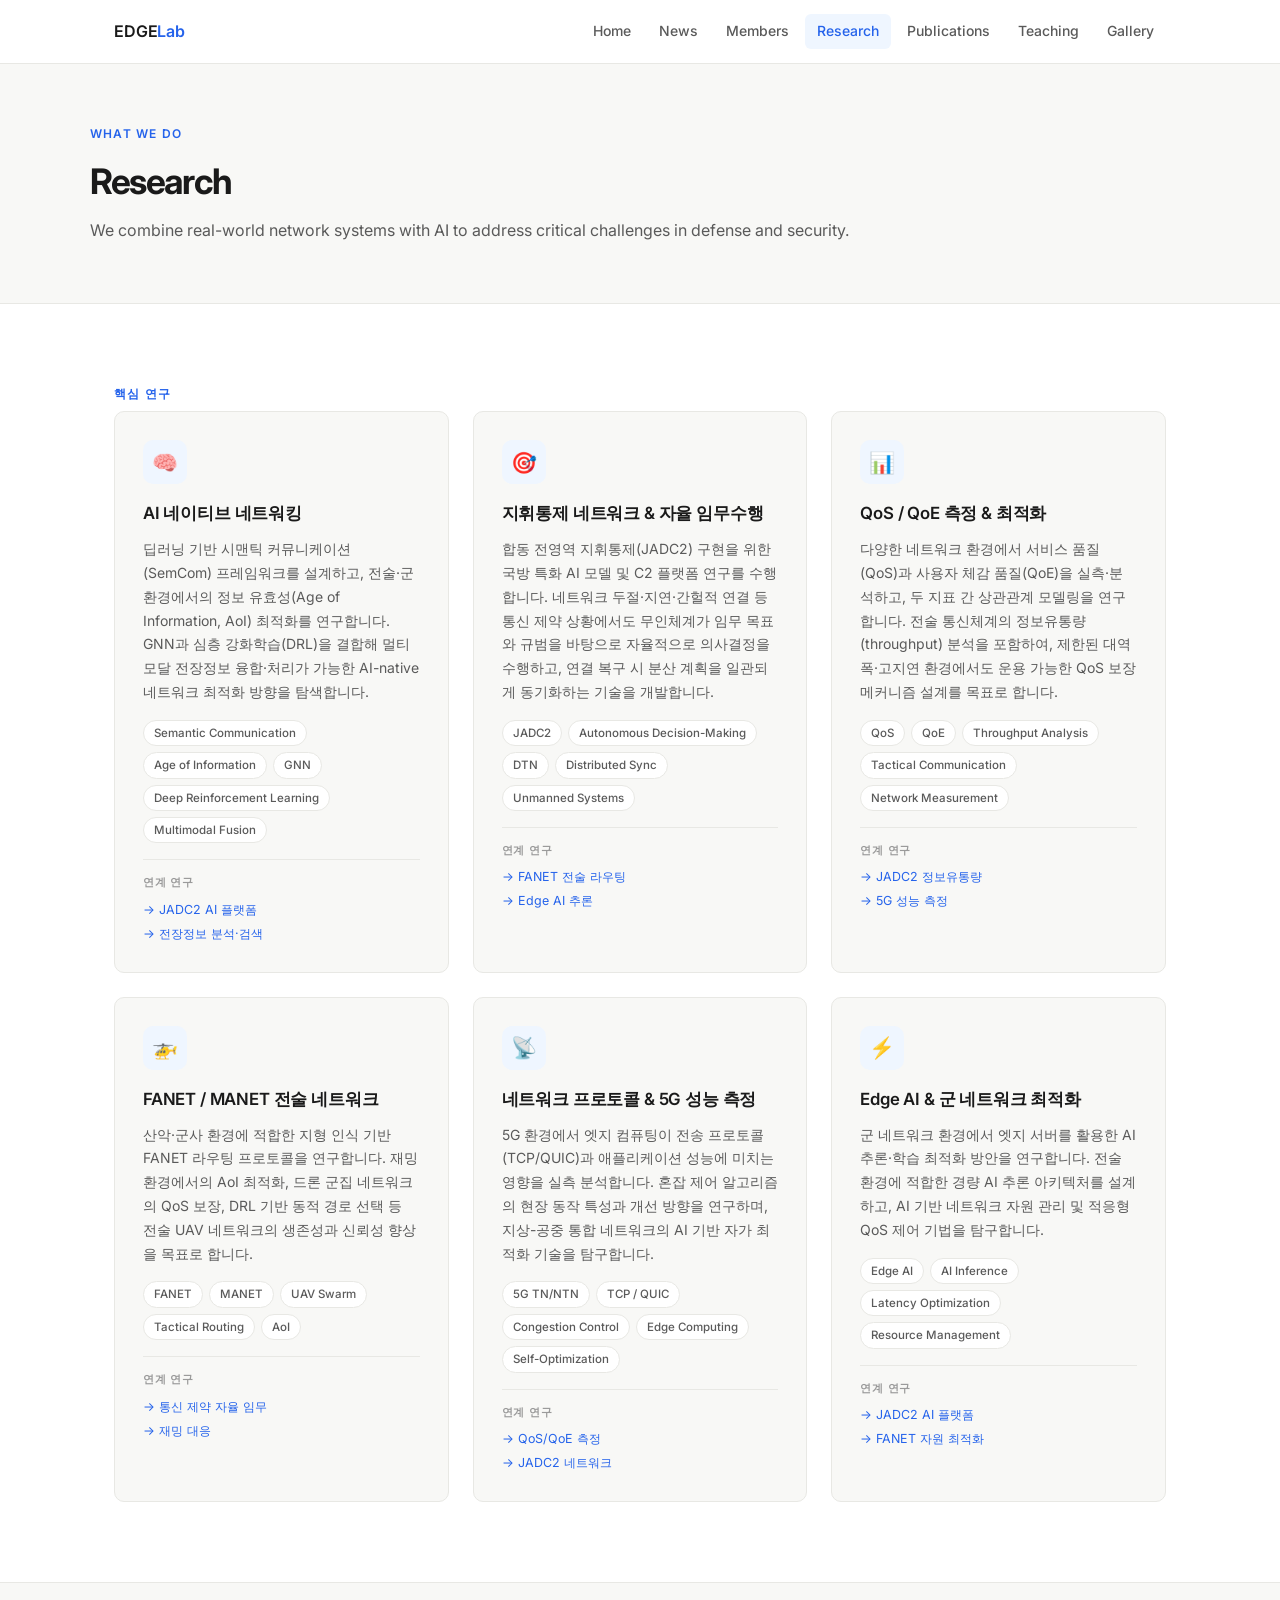
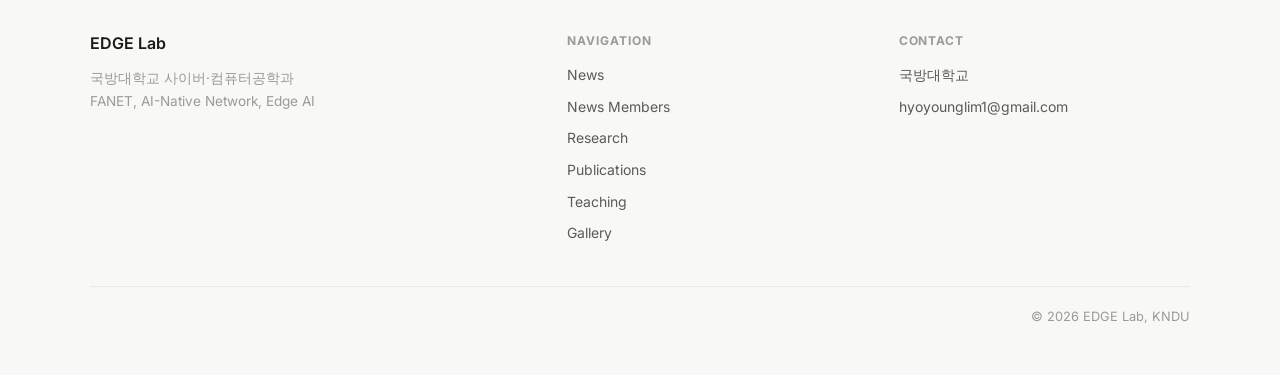
<file: research.html>
<!DOCTYPE html>
<html lang="ko">
<head>
  <meta charset="UTF-8">
  <meta name="viewport" content="width=device-width, initial-scale=1.0">
  <title>Research — EDGE Lab</title>
  <link rel="stylesheet" href="css/style.css">
</head>
<body>

<nav>
  <div class="nav-inner">
    <a href="index.html" class="nav-logo">EDGE<span>Lab</span></a>
    <ul class="nav-links">
            <li><a href="index.html">Home</a></li>
      <li><a href="news.html">News</a></li>
      <li><a href="members.html">Members</a></li>
      <li><a href="research.html">Research</a></li>
      <li><a href="publications.html">Publications</a></li>
      <li><a href="teaching.html">Teaching</a></li>
      <li><a href="gallery.html">Gallery</a></li>
    </ul>
    <button class="hamburger" aria-label="메뉴"><span></span><span></span><span></span></button>
  </div>
</nav>
<div class="mobile-menu">
  <a href="index.html">Home</a>
  <a href="news.html">News</a>
  <a href="members.html">Members</a>
  <a href="research.html">Research</a>
  <a href="publications.html">Publications</a>
  <a href="teaching.html">Teaching</a>
  <a href="gallery.html">Gallery</a>
</div>

<main>
  <div class="page-hero">
    <div class="page-hero-inner">
      <div class="section-label">What We Do</div>
      <h1 class="page-hero-title">Research</h1>
      <p class="page-hero-sub">We combine real-world network systems with AI to address critical challenges in defense and security.</p>
    </div>
  </div>

  <section class="section">
    <div class="section-label" style="margin-bottom: 8px;">핵심 연구</div>
    <div class="research-grid">

      <div class="research-card fade-in">
        <div class="research-icon">🧠</div>
        <div class="research-title">AI 네이티브 네트워킹</div>
        <div class="research-desc">
          딥러닝 기반 시맨틱 커뮤니케이션(SemCom) 프레임워크를 설계하고, 전술·군 환경에서의 정보 유효성(Age of Information, AoI) 최적화를 연구합니다. GNN과 심층 강화학습(DRL)을 결합해 멀티모달 전장정보 융합·처리가 가능한 AI-native 네트워크 최적화 방향을 탐색합니다.
        </div>
        <div class="research-tags">
          <span class="tag">Semantic Communication</span>
          <span class="tag">Age of Information</span>
          <span class="tag">GNN</span>
          <span class="tag">Deep Reinforcement Learning</span>
          <span class="tag">Multimodal Fusion</span>
        </div>
        <div class="research-related">
          <div class="research-related-label">연계 연구</div>
          <span>→ JADC2 AI 플랫폼</span>
          <span>→ 전장정보 분석·검색</span>
        </div>
      </div>

      <div class="research-card fade-in">
        <div class="research-icon">🎯</div>
        <div class="research-title">지휘통제 네트워크 & 자율 임무수행</div>
        <div class="research-desc">
          합동 전영역 지휘통제(JADC2) 구현을 위한 국방 특화 AI 모델 및 C2 플랫폼 연구를 수행합니다. 네트워크 두절·지연·간헐적 연결 등 통신 제약 상황에서도 무인체계가 임무 목표와 규범을 바탕으로 자율적으로 의사결정을 수행하고, 연결 복구 시 분산 계획을 일관되게 동기화하는 기술을 개발합니다.
        </div>
        <div class="research-tags">
          <span class="tag">JADC2</span>
          <span class="tag">Autonomous Decision-Making</span>
          <span class="tag">DTN</span>
          <span class="tag">Distributed Sync</span>
          <span class="tag">Unmanned Systems</span>
        </div>
        <div class="research-related">
          <div class="research-related-label">연계 연구</div>
          <span>→ FANET 전술 라우팅</span>
          <span>→ Edge AI 추론</span>
        </div>
      </div>

      <div class="research-card fade-in">
        <div class="research-icon">📊</div>
        <div class="research-title">QoS / QoE 측정 & 최적화</div>
        <div class="research-desc">
          다양한 네트워크 환경에서 서비스 품질(QoS)과 사용자 체감 품질(QoE)을 실측·분석하고, 두 지표 간 상관관계 모델링을 연구합니다. 전술 통신체계의 정보유통량(throughput) 분석을 포함하여, 제한된 대역폭·고지연 환경에서도 운용 가능한 QoS 보장 메커니즘 설계를 목표로 합니다.
        </div>
        <div class="research-tags">
          <span class="tag">QoS</span>
          <span class="tag">QoE</span>
          <span class="tag">Throughput Analysis</span>
          <span class="tag">Tactical Communication</span>
          <span class="tag">Network Measurement</span>
        </div>
        <div class="research-related">
          <div class="research-related-label">연계 연구</div>
          <span>→ JADC2 정보유통량</span>
          <span>→ 5G 성능 측정</span>
        </div>
      </div>

      <div class="research-card fade-in">
        <div class="research-icon">🚁</div>
        <div class="research-title">FANET / MANET 전술 네트워크</div>
        <div class="research-desc">
          산악·군사 환경에 적합한 지형 인식 기반 FANET 라우팅 프로토콜을 연구합니다. 재밍 환경에서의 AoI 최적화, 드론 군집 네트워크의 QoS 보장, DRL 기반 동적 경로 선택 등 전술 UAV 네트워크의 생존성과 신뢰성 향상을 목표로 합니다.
        </div>
        <div class="research-tags">
          <span class="tag">FANET</span>
          <span class="tag">MANET</span>
          <span class="tag">UAV Swarm</span>
          <span class="tag">Tactical Routing</span>
          <span class="tag">AoI</span>
        </div>
        <div class="research-related">
          <div class="research-related-label">연계 연구</div>
          <span>→ 통신 제약 자율 임무</span>
          <span>→ 재밍 대응</span>
        </div>
      </div>

      <div class="research-card fade-in">
        <div class="research-icon">📡</div>
        <div class="research-title">네트워크 프로토콜 & 5G 성능 측정</div>
        <div class="research-desc">
          5G 환경에서 엣지 컴퓨팅이 전송 프로토콜(TCP/QUIC)과 애플리케이션 성능에 미치는 영향을 실측 분석합니다. 혼잡 제어 알고리즘의 현장 동작 특성과 개선 방향을 연구하며, 지상-공중 통합 네트워크의 AI 기반 자가 최적화 기술을 탐구합니다.
        </div>
        <div class="research-tags">
          <span class="tag">5G TN/NTN</span>
          <span class="tag">TCP / QUIC</span>
          <span class="tag">Congestion Control</span>
          <span class="tag">Edge Computing</span>
          <span class="tag">Self-Optimization</span>
        </div>
        <div class="research-related">
          <div class="research-related-label">연계 연구</div>
          <span>→ QoS/QoE 측정</span>
          <span>→ JADC2 네트워크</span>
        </div>
      </div>

      <div class="research-card fade-in">
        <div class="research-icon">⚡</div>
        <div class="research-title">Edge AI & 군 네트워크 최적화</div>
        <div class="research-desc">
          군 네트워크 환경에서 엣지 서버를 활용한 AI 추론·학습 최적화 방안을 연구합니다. 전술 환경에 적합한 경량 AI 추론 아키텍처를 설계하고, AI 기반 네트워크 자원 관리 및 적응형 QoS 제어 기법을 탐구합니다.
        </div>
        <div class="research-tags">
          <span class="tag">Edge AI</span>
          <span class="tag">AI Inference</span>
          <span class="tag">Latency Optimization</span>
          <span class="tag">Resource Management</span>
        </div>
        <div class="research-related">
          <div class="research-related-label">연계 연구</div>
          <span>→ JADC2 AI 플랫폼</span>
          <span>→ FANET 자원 최적화</span>
        </div>
      </div>

    </div>

  </section>
</main>

<footer>
  <div class="footer-inner">
    <div>
      <div class="footer-brand">EDGE Lab</div>
      <p class="footer-desc">국방대학교 사이버·컴퓨터공학과<br>FANET, AI-Native Network, Edge AI</p>
    </div>
    <div>
      <div class="footer-col-title">Navigation</div>
      <ul class="footer-links">
        <li><a href="news.html">News</a></li>
      <li><a href="news.html">News</a>
  <a href="members.html">Members</a></li>
        <li><a href="research.html">Research</a></li>
        <li><a href="publications.html">Publications</a></li>
        <li><a href="teaching.html">Teaching</a></li>
        <li><a href="gallery.html">Gallery</a></li>
      </ul>
    </div>
    <div>
      <div class="footer-col-title">Contact</div>
      <ul class="footer-links">
        <li><a href="#">국방대학교</a></li>
        <li><a href="mailto:hyoyounglim1@gmail.com">hyoyounglim1@gmail.com</a></li>
      </ul>
    </div>
  </div>
  <div class="footer-bottom">
    <span>© 2026 EDGE Lab, KNDU</span>
  </div>
</footer>

<script src="js/main.js"></script>
</body>
</html>
</file>
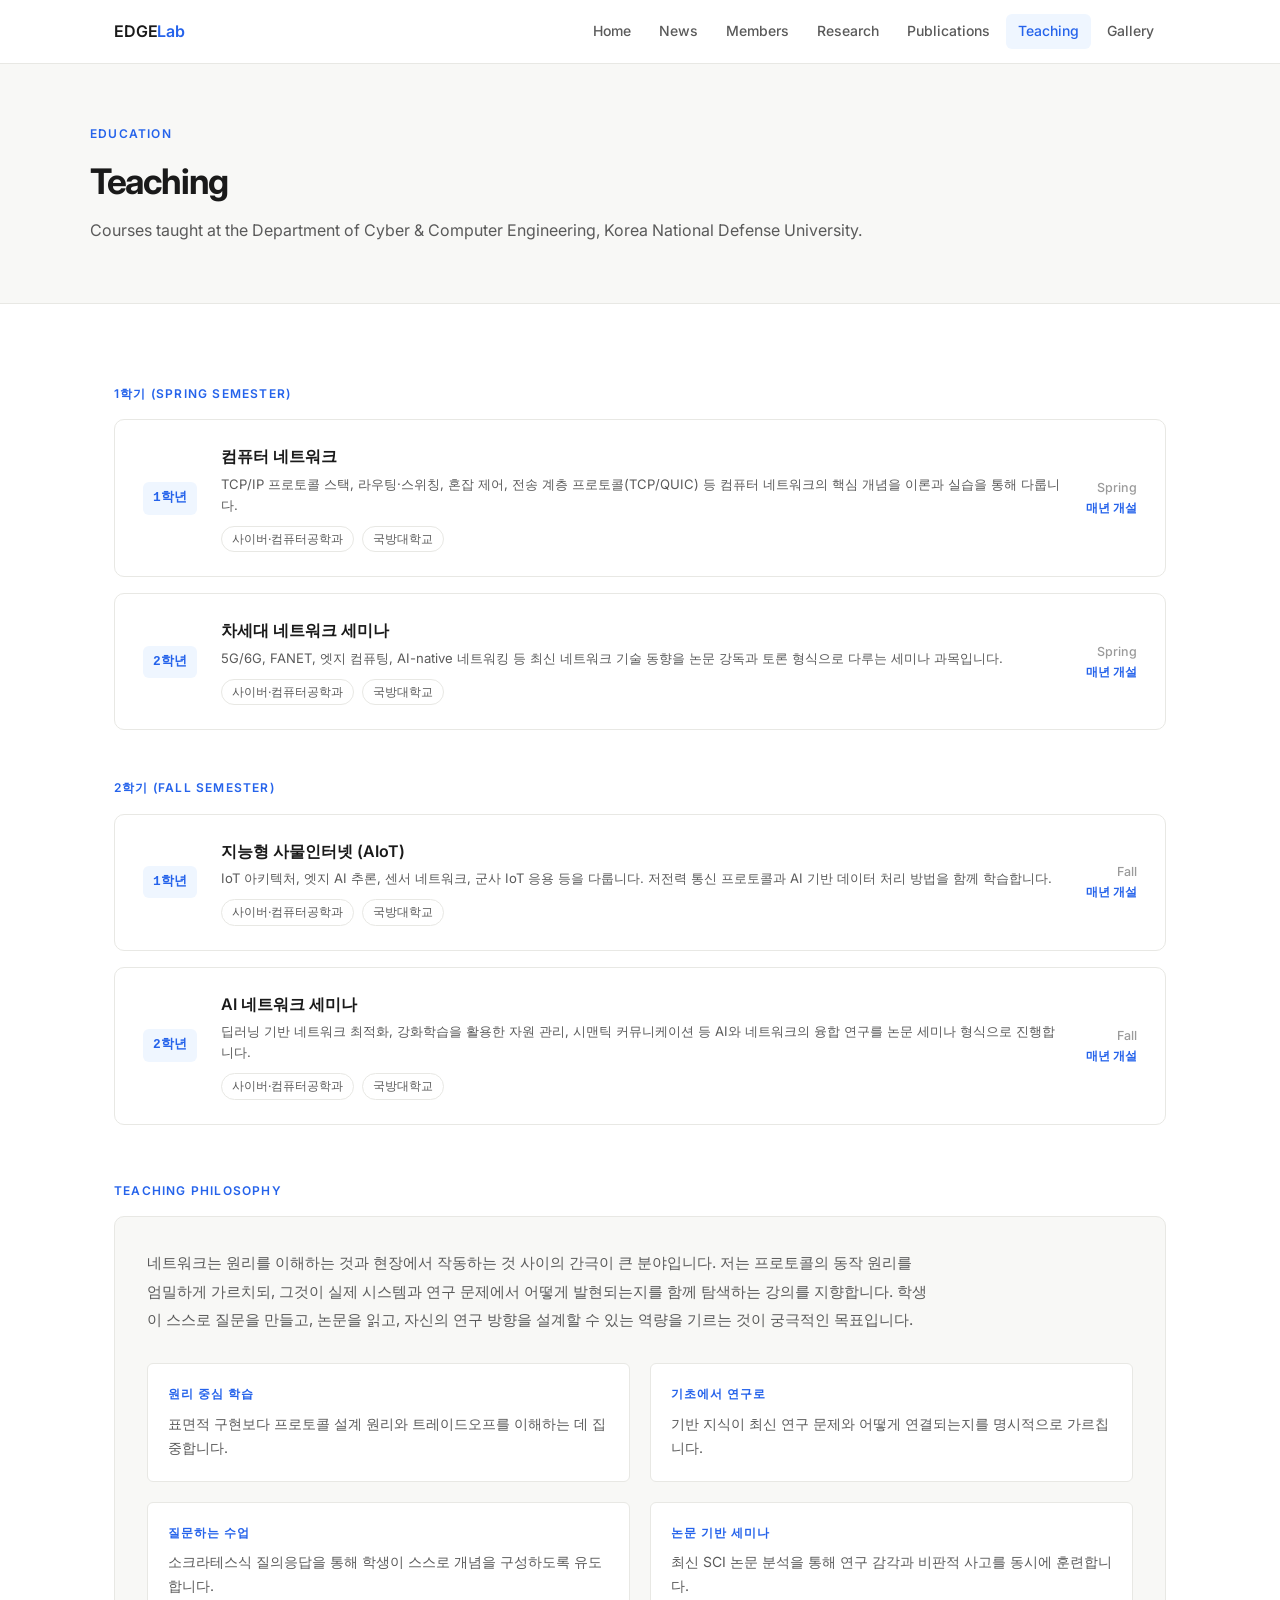
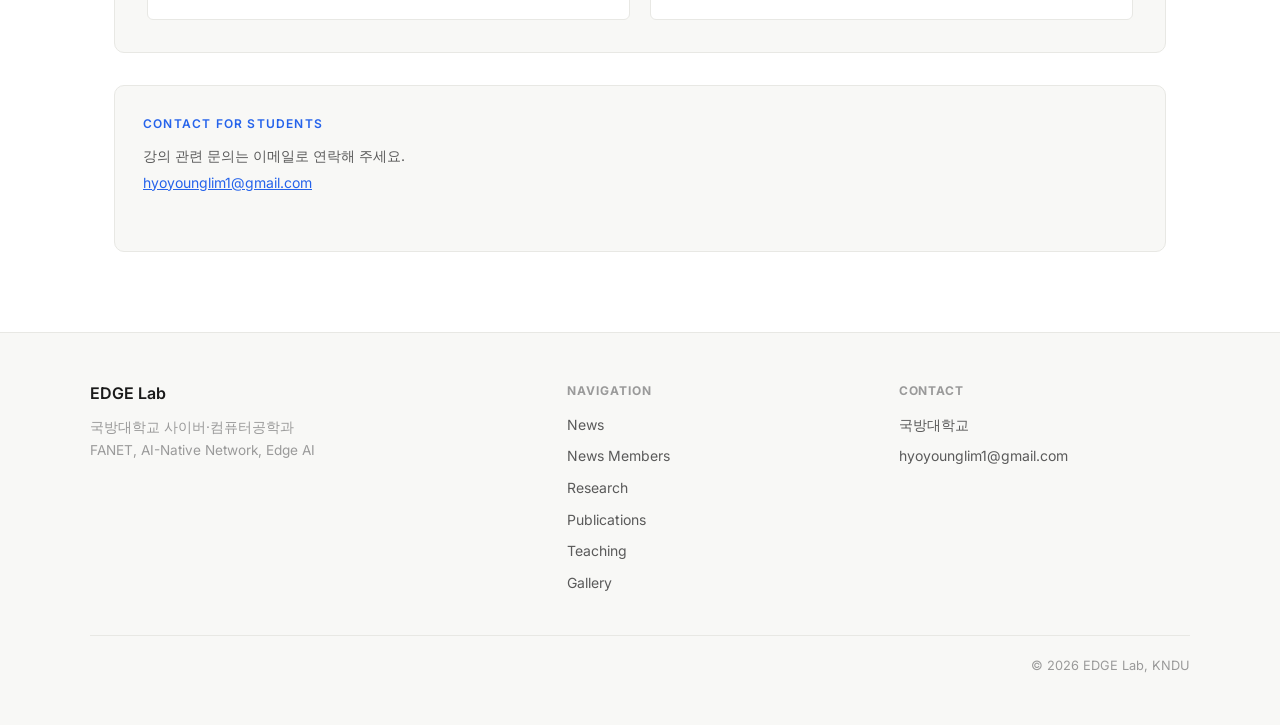
<file: teaching.html>
<!DOCTYPE html>
<html lang="ko">
<head>
  <meta charset="UTF-8">
  <meta name="viewport" content="width=device-width, initial-scale=1.0">
  <title>Teaching — EDGE Lab</title>
  <link rel="stylesheet" href="css/style.css">
</head>
<body>

<nav>
  <div class="nav-inner">
    <a href="index.html" class="nav-logo">EDGE<span>Lab</span></a>
    <ul class="nav-links">
            <li><a href="index.html">Home</a></li>
      <li><a href="news.html">News</a></li>
      <li><a href="members.html">Members</a></li>
      <li><a href="research.html">Research</a></li>
      <li><a href="publications.html">Publications</a></li>
      <li><a href="teaching.html">Teaching</a></li>
      <li><a href="gallery.html">Gallery</a></li>
    </ul>
    <button class="hamburger" aria-label="메뉴"><span></span><span></span><span></span></button>
  </div>
</nav>
<div class="mobile-menu">
  <a href="index.html">Home</a>
  <a href="news.html">News</a>
  <a href="members.html">Members</a>
  <a href="research.html">Research</a>
  <a href="publications.html">Publications</a>
  <a href="teaching.html">Teaching</a>
  <a href="gallery.html">Gallery</a>
</div>

<main>
  <div class="page-hero">
    <div class="page-hero-inner">
      <div class="section-label">Education</div>
      <h1 class="page-hero-title">Teaching</h1>
      <p class="page-hero-sub">Courses taught at the Department of Cyber &amp; Computer Engineering, Korea National Defense University.</p>
    </div>
  </div>

  <section class="section">

    <!-- 1학기 -->
    <div class="section-label" style="margin-bottom: 16px;">1학기 (Spring Semester)</div>
    <div class="course-grid" style="margin-bottom: 48px;">

      <div class="course-card fade-in">
        <div class="course-code">1학년</div>
        <div>
          <div class="course-title">컴퓨터 네트워크</div>
          <div class="course-info">TCP/IP 프로토콜 스택, 라우팅·스위칭, 혼잡 제어, 전송 계층 프로토콜(TCP/QUIC) 등 컴퓨터 네트워크의 핵심 개념을 이론과 실습을 통해 다룹니다.</div>
          <div style="margin-top: 10px; display: flex; gap: 8px; flex-wrap: wrap;">
            <span class="tag">사이버·컴퓨터공학과</span>
            <span class="tag">국방대학교</span>
          </div>
        </div>
        <div class="course-sem">Spring<br><span style="color: var(--accent); font-weight: 600;">매년 개설</span></div>
      </div>

      <div class="course-card fade-in">
        <div class="course-code">2학년</div>
        <div>
          <div class="course-title">차세대 네트워크 세미나</div>
          <div class="course-info">5G/6G, FANET, 엣지 컴퓨팅, AI-native 네트워킹 등 최신 네트워크 기술 동향을 논문 강독과 토론 형식으로 다루는 세미나 과목입니다.</div>
          <div style="margin-top: 10px; display: flex; gap: 8px; flex-wrap: wrap;">
            <span class="tag">사이버·컴퓨터공학과</span>
            <span class="tag">국방대학교</span>
          </div>
        </div>
        <div class="course-sem">Spring<br><span style="color: var(--accent); font-weight: 600;">매년 개설</span></div>
      </div>

    </div>

    <!-- 2학기 -->
    <div class="section-label" style="margin-bottom: 16px;">2학기 (Fall Semester)</div>
    <div class="course-grid" style="margin-bottom: 56px;">

      <div class="course-card fade-in">
        <div class="course-code">1학년</div>
        <div>
          <div class="course-title">지능형 사물인터넷 (AIoT)</div>
          <div class="course-info">IoT 아키텍처, 엣지 AI 추론, 센서 네트워크, 군사 IoT 응용 등을 다룹니다. 저전력 통신 프로토콜과 AI 기반 데이터 처리 방법을 함께 학습합니다.</div>
          <div style="margin-top: 10px; display: flex; gap: 8px; flex-wrap: wrap;">
            <span class="tag">사이버·컴퓨터공학과</span>
            <span class="tag">국방대학교</span>
          </div>
        </div>
        <div class="course-sem">Fall<br><span style="color: var(--accent); font-weight: 600;">매년 개설</span></div>
      </div>

      <div class="course-card fade-in">
        <div class="course-code">2학년</div>
        <div>
          <div class="course-title">AI 네트워크 세미나</div>
          <div class="course-info">딥러닝 기반 네트워크 최적화, 강화학습을 활용한 자원 관리, 시맨틱 커뮤니케이션 등 AI와 네트워크의 융합 연구를 논문 세미나 형식으로 진행합니다.</div>
          <div style="margin-top: 10px; display: flex; gap: 8px; flex-wrap: wrap;">
            <span class="tag">사이버·컴퓨터공학과</span>
            <span class="tag">국방대학교</span>
          </div>
        </div>
        <div class="course-sem">Fall<br><span style="color: var(--accent); font-weight: 600;">매년 개설</span></div>
      </div>

    </div>

    <!-- Teaching philosophy -->
    <div class="section-label" style="margin-bottom: 16px;">Teaching Philosophy</div>
    <div class="fade-in" style="padding: 32px; background: var(--surface); border-radius: var(--radius); border: 1px solid var(--border); margin-bottom: 32px;">
      <p style="font-size: 0.95rem; color: var(--text-secondary); line-height: 1.9; margin-bottom: 28px; max-width: 780px;">
        네트워크는 원리를 이해하는 것과 현장에서 작동하는 것 사이의 간극이 큰 분야입니다.
        저는 프로토콜의 동작 원리를 엄밀하게 가르치되, 그것이 실제 시스템과 연구 문제에서 어떻게 발현되는지를 함께 탐색하는 강의를 지향합니다.
        학생이 스스로 질문을 만들고, 논문을 읽고, 자신의 연구 방향을 설계할 수 있는 역량을 기르는 것이 궁극적인 목표입니다.
      </p>
      <div style="display: grid; grid-template-columns: repeat(2, 1fr); gap: 20px;">
        <div style="padding: 20px; background: var(--bg); border-radius: calc(var(--radius) - 4px); border: 1px solid var(--border);">
          <div style="font-size: 0.75rem; font-weight: 700; letter-spacing: 0.08em; text-transform: uppercase; color: var(--accent); margin-bottom: 8px;">원리 중심 학습</div>
          <p style="font-size: 0.875rem; color: var(--text-secondary); line-height: 1.75; margin: 0;">표면적 구현보다 프로토콜 설계 원리와 트레이드오프를 이해하는 데 집중합니다.</p>
        </div>
        <div style="padding: 20px; background: var(--bg); border-radius: calc(var(--radius) - 4px); border: 1px solid var(--border);">
          <div style="font-size: 0.75rem; font-weight: 700; letter-spacing: 0.08em; text-transform: uppercase; color: var(--accent); margin-bottom: 8px;">기초에서 연구로</div>
          <p style="font-size: 0.875rem; color: var(--text-secondary); line-height: 1.75; margin: 0;">기반 지식이 최신 연구 문제와 어떻게 연결되는지를 명시적으로 가르칩니다.</p>
        </div>
        <div style="padding: 20px; background: var(--bg); border-radius: calc(var(--radius) - 4px); border: 1px solid var(--border);">
          <div style="font-size: 0.75rem; font-weight: 700; letter-spacing: 0.08em; text-transform: uppercase; color: var(--accent); margin-bottom: 8px;">질문하는 수업</div>
          <p style="font-size: 0.875rem; color: var(--text-secondary); line-height: 1.75; margin: 0;">소크라테스식 질의응답을 통해 학생이 스스로 개념을 구성하도록 유도합니다.</p>
        </div>
        <div style="padding: 20px; background: var(--bg); border-radius: calc(var(--radius) - 4px); border: 1px solid var(--border);">
          <div style="font-size: 0.75rem; font-weight: 700; letter-spacing: 0.08em; text-transform: uppercase; color: var(--accent); margin-bottom: 8px;">논문 기반 세미나</div>
          <p style="font-size: 0.875rem; color: var(--text-secondary); line-height: 1.75; margin: 0;">최신 SCI 논문 분석을 통해 연구 감각과 비판적 사고를 동시에 훈련합니다.</p>
        </div>
      </div>
    </div>

    <!-- Contact -->
    <div class="fade-in" style="padding: 28px; background: var(--surface); border-radius: var(--radius); border: 1px solid var(--border);">
      <div class="section-label" style="margin-bottom: 10px;">Contact for Students</div>
      <div style="font-size: 0.875rem; color: var(--text-secondary); line-height: 1.9;">
        강의 관련 문의는 이메일로 연락해 주세요.<br>
        <a href="mailto:hyoyounglim1@gmail.com" style="color: var(--accent);">hyoyounglim1@gmail.com</a><br><br>
      </div>
    </div>

  </section>
</main>

<footer>
  <div class="footer-inner">
    <div>
      <div class="footer-brand">EDGE Lab</div>
      <p class="footer-desc">국방대학교 사이버·컴퓨터공학과<br>FANET, AI-Native Network, Edge AI</p>
    </div>
    <div>
      <div class="footer-col-title">Navigation</div>
      <ul class="footer-links">
        <li><a href="news.html">News</a></li>
      <li><a href="news.html">News</a>
  <a href="members.html">Members</a></li>
        <li><a href="research.html">Research</a></li>
        <li><a href="publications.html">Publications</a></li>
        <li><a href="teaching.html">Teaching</a></li>
        <li><a href="gallery.html">Gallery</a></li>
      </ul>
    </div>
    <div>
      <div class="footer-col-title">Contact</div>
      <ul class="footer-links">
        <li><a href="#">국방대학교</a></li>
        <li><a href="mailto:hyoyounglim1@gmail.com">hyoyounglim1@gmail.com</a></li>
      </ul>
    </div>
  </div>
  <div class="footer-bottom">
    <span>© 2026 EDGE Lab, KNDU</span>
  </div>
</footer>

<script src="js/main.js"></script>
</body>
</html>
</file>
<file: css/style.css>
@import url('https://fonts.googleapis.com/css2?family=Inter:wght@300;400;500;600;700&family=Lora:ital,wght@0,400;0,600;1,400&display=swap');

*, *::before, *::after { box-sizing: border-box; margin: 0; padding: 0; }

:root {
  --bg: #ffffff;
  --surface: #f8f8f6;
  --border: #e8e8e4;
  --text-primary: #1a1a1a;
  --text-secondary: #5a5a5a;
  --text-muted: #9a9a9a;
  --accent: #2563eb;
  --accent-light: #eff6ff;
  --nav-height: 64px;
  --max-width: 1100px;
  --radius: 10px;
}

html { scroll-behavior: smooth; font-size: 16px; }

body {
  font-family: 'Inter', -apple-system, BlinkMacSystemFont, sans-serif;
  background: var(--bg);
  color: var(--text-primary);
  line-height: 1.6;
  -webkit-font-smoothing: antialiased;
}

/* ── Navigation ── */
nav {
  position: fixed;
  top: 0; left: 0; right: 0;
  height: var(--nav-height);
  background: rgba(255,255,255,0.92);
  backdrop-filter: blur(12px);
  -webkit-backdrop-filter: blur(12px);
  border-bottom: 1px solid var(--border);
  z-index: 100;
  display: flex;
  align-items: center;
}

.nav-inner {
  max-width: var(--max-width);
  margin: 0 auto;
  padding: 0 24px;
  width: 100%;
  display: flex;
  align-items: center;
  justify-content: space-between;
}

.nav-logo {
  font-size: 1rem;
  font-weight: 600;
  color: var(--text-primary);
  text-decoration: none;
  letter-spacing: -0.01em;
}

.nav-logo span { color: var(--accent); }

.nav-links {
  display: flex;
  gap: 4px;
  list-style: none;
}

.nav-links a {
  display: block;
  padding: 6px 12px;
  font-size: 0.875rem;
  font-weight: 500;
  color: var(--text-secondary);
  text-decoration: none;
  border-radius: 6px;
  transition: color 0.15s, background 0.15s;
}

.nav-links a:hover,
.nav-links a.active {
  color: var(--accent);
  background: var(--accent-light);
}

.hamburger {
  display: none;
  flex-direction: column;
  gap: 5px;
  cursor: pointer;
  background: none;
  border: none;
  padding: 4px;
}
.hamburger span { display: block; width: 22px; height: 2px; background: var(--text-primary); border-radius: 2px; transition: 0.2s; }

/* ── Layout ── */
main { padding-top: var(--nav-height); }

.section {
  padding: 80px 24px;
  max-width: var(--max-width);
  margin: 0 auto;
}

.section-label {
  font-size: 0.75rem;
  font-weight: 600;
  text-transform: uppercase;
  letter-spacing: 0.1em;
  color: var(--accent);
  margin-bottom: 10px;
}

.section-title {
  font-size: 2rem;
  font-weight: 700;
  color: var(--text-primary);
  letter-spacing: -0.03em;
  margin-bottom: 12px;
}

.section-sub {
  font-size: 1rem;
  color: var(--text-secondary);
  max-width: 560px;
  line-height: 1.7;
  margin-bottom: 48px;
}

.divider { height: 1px; background: var(--border); max-width: var(--max-width); margin: 0 auto; }

/* ── Hero ── */
.hero {
  padding: 100px 24px 80px;
  max-width: var(--max-width);
  margin: 0 auto;
  display: grid;
  grid-template-columns: 1fr 520px;
  gap: 60px;
  align-items: center;
}

.hero-tag {
  display: inline-flex;
  align-items: center;
  gap: 8px;
  background: var(--accent-light);
  color: var(--accent);
  font-size: 0.8rem;
  font-weight: 600;
  padding: 4px 12px;
  border-radius: 100px;
  margin-bottom: 20px;
  letter-spacing: 0.02em;
}

.hero-title {
  font-size: 2.5rem;
  font-weight: 700;
  letter-spacing: -0.04em;
  line-height: 1.15;
  color: var(--text-primary);
  margin-bottom: 20px;
}

.hero-title em {
  font-family: 'Lora', Georgia, serif;
  font-style: italic;
  font-weight: 400;
  color: var(--accent);
}

.hero-desc {
  font-size: 1.05rem;
  color: var(--text-secondary);
  line-height: 1.75;
  margin-bottom: 36px;
  max-width: 480px;
}

.hero-btns { display: flex; gap: 12px; flex-wrap: wrap; }

.btn {
  display: inline-flex;
  align-items: center;
  gap: 6px;
  padding: 10px 20px;
  border-radius: 8px;
  font-size: 0.9rem;
  font-weight: 500;
  text-decoration: none;
  transition: all 0.15s;
  cursor: pointer;
  border: none;
}

.btn-primary {
  background: var(--accent);
  color: white;
}
.btn-primary:hover { background: #1d4ed8; transform: translateY(-1px); box-shadow: 0 4px 14px rgba(37,99,235,0.3); }

.btn-ghost {
  background: transparent;
  color: var(--text-secondary);
  border: 1px solid var(--border);
}
.btn-ghost:hover { border-color: var(--accent); color: var(--accent); background: var(--accent-light); }

.hero-stats {
  display: flex;
  gap: 32px;
  margin-top: 48px;
  padding-top: 32px;
  border-top: 1px solid var(--border);
}

.stat-num {
  font-size: 1.8rem;
  font-weight: 700;
  letter-spacing: -0.04em;
  color: var(--text-primary);
}
.stat-label { font-size: 0.8rem; color: var(--text-muted); margin-top: 2px; }

.hero-card {
  background: var(--surface);
  border: 1px solid var(--border);
  border-radius: 16px;
  padding: 28px;
  position: relative;
  overflow: hidden;
}

.hero-card::before {
  content: '';
  position: absolute;
  top: 0; right: 0;
  width: 200px; height: 200px;
  background: radial-gradient(circle, rgba(37,99,235,0.08) 0%, transparent 70%);
}

.lab-photo-placeholder {
  width: 100%;
  aspect-ratio: 4/3;
  background: linear-gradient(135deg, #dbeafe 0%, #eff6ff 100%);
  border-radius: 10px;
  display: flex;
  flex-direction: column;
  align-items: center;
  justify-content: center;
  gap: 8px;
  color: var(--accent);
  font-size: 0.85rem;
  font-weight: 500;
  margin-bottom: 20px;
}

.lab-photo-placeholder svg { opacity: 0.5; }

.lab-info-row { display: flex; align-items: center; gap: 8px; margin-bottom: 10px; }
.lab-info-row:last-child { margin-bottom: 0; }
.lab-info-icon { width: 18px; height: 18px; color: var(--accent); flex-shrink: 0; }
.lab-info-text { font-size: 0.875rem; color: var(--text-secondary); }

/* ── Hero Slideshow ── */
.hero-slideshow {
  position: relative;
  width: 100%;
  aspect-ratio: 4/3;
  border-radius: 16px;
  overflow: hidden;
  box-shadow: 0 8px 32px rgba(0,0,0,0.15);
}

.hero-slideshow .slide {
  position: absolute;
  inset: 0;
  opacity: 0;
  transition: opacity 0.7s ease;
}

.hero-slideshow .slide.active { opacity: 1; }

.hero-slideshow .slide img {
  width: 100%;
  height: 100%;
  object-fit: cover;
  display: block;
}

.slideshow-dots {
  position: absolute;
  bottom: 12px;
  left: 50%;
  transform: translateX(-50%);
  display: flex;
  gap: 6px;
  z-index: 10;
}

.dot {
  width: 7px;
  height: 7px;
  border-radius: 50%;
  background: rgba(255,255,255,0.5);
  cursor: pointer;
  transition: background 0.2s;
}

.dot.active { background: white; }

/* ── News ticker ── */
.news-bar {
  background: var(--accent);
  color: white;
  padding: 10px 24px;
  font-size: 0.85rem;
  display: flex;
  align-items: center;
  gap: 16px;
  overflow: hidden;
}
.news-badge {
  background: white;
  color: var(--accent);
  font-size: 0.7rem;
  font-weight: 700;
  padding: 2px 8px;
  border-radius: 4px;
  flex-shrink: 0;
  letter-spacing: 0.05em;
}
.news-ticker { position: relative; overflow: hidden; flex: 1; height: 1.4em; }
.news-tick { position: absolute; inset: 0; white-space: nowrap; opacity: 0; transition: opacity 0.6s ease; }
.news-tick.active { opacity: 1; }

/* ── Members ── */
.member-grid {
  display: grid;
  grid-template-columns: repeat(auto-fill, minmax(200px, 1fr));
  gap: 24px;
}

.member-card {
  background: var(--bg);
  border: 1px solid var(--border);
  border-radius: var(--radius);
  overflow: hidden;
  transition: border-color 0.2s, box-shadow 0.2s, transform 0.2s;
}

.member-card:hover {
  border-color: var(--accent);
  box-shadow: 0 4px 20px rgba(37,99,235,0.1);
  transform: translateY(-2px);
}

.member-photo {
  width: 100%;
  aspect-ratio: 1;
  background: linear-gradient(135deg, var(--surface) 0%, #e0e7ff 100%);
  display: flex;
  align-items: center;
  justify-content: center;
  position: relative;
  overflow: hidden;
}

.member-photo img { width: 100%; height: 100%; object-fit: cover; }

.member-initial {
  font-size: 2rem;
  font-weight: 700;
  color: var(--accent);
  opacity: 0.3;
}

.member-info { padding: 16px; }
.member-name { font-size: 0.95rem; font-weight: 600; margin-bottom: 2px; }
.member-role { font-size: 0.8rem; color: var(--accent); font-weight: 500; margin-bottom: 4px; }
.member-dept { font-size: 0.78rem; color: var(--text-muted); }
.member-links { display: flex; gap: 8px; margin-top: 10px; }
.member-link {
  font-size: 0.75rem;
  color: var(--text-muted);
  text-decoration: none;
  padding: 2px 8px;
  border: 1px solid var(--border);
  border-radius: 4px;
  transition: 0.15s;
}
.member-link:hover { color: var(--accent); border-color: var(--accent); }

.member-section-title {
  font-size: 0.8rem;
  font-weight: 600;
  text-transform: uppercase;
  letter-spacing: 0.08em;
  color: var(--text-muted);
  margin: 40px 0 16px;
  padding-bottom: 8px;
  border-bottom: 1px solid var(--border);
}

/* ── Research ── */
.research-grid {
  display: grid;
  grid-template-columns: repeat(auto-fill, minmax(320px, 1fr));
  gap: 24px;
}

.research-card {
  background: var(--surface);
  border: 1px solid var(--border);
  border-radius: var(--radius);
  padding: 28px;
  transition: 0.2s;
}

.research-card:hover { border-color: var(--accent); box-shadow: 0 4px 20px rgba(37,99,235,0.08); }

.research-icon {
  width: 44px;
  height: 44px;
  background: var(--accent-light);
  border-radius: 10px;
  display: flex;
  align-items: center;
  justify-content: center;
  margin-bottom: 16px;
  font-size: 1.3rem;
}

.research-title { font-size: 1.05rem; font-weight: 600; margin-bottom: 10px; letter-spacing: -0.01em; }
.research-desc { font-size: 0.875rem; color: var(--text-secondary); line-height: 1.7; margin-bottom: 16px; }
.research-tags { display: flex; flex-wrap: wrap; gap: 6px; }
.index-pub-group-label { font-size: 0.72rem; font-weight: 700; text-transform: uppercase; letter-spacing: 0.07em; color: var(--text-muted); margin: 20px 0 4px; padding: 0 24px; }
.index-pub-group-label:first-child { margin-top: 0; }

.research-related { margin-top: 16px; padding-top: 14px; border-top: 1px solid var(--border); display: flex; flex-direction: column; gap: 4px; }
.research-related-label { font-size: 0.68rem; font-weight: 700; text-transform: uppercase; letter-spacing: 0.07em; color: var(--text-muted); margin-bottom: 4px; }
.research-related span { font-size: 0.78rem; color: var(--accent); }
.tag {
  font-size: 0.72rem;
  font-weight: 500;
  padding: 3px 10px;
  border-radius: 100px;
  background: white;
  border: 1px solid var(--border);
  color: var(--text-secondary);
}

/* ── Publications ── */
.pub-filters { display: flex; gap: 8px; margin-bottom: 32px; flex-wrap: wrap; }
.filter-btn {
  padding: 6px 14px;
  border: 1px solid var(--border);
  border-radius: 6px;
  font-size: 0.8rem;
  font-weight: 500;
  background: white;
  color: var(--text-secondary);
  cursor: pointer;
  transition: 0.15s;
}
.filter-btn.active, .filter-btn:hover { border-color: var(--accent); color: var(--accent); background: var(--accent-light); }

.pub-list { display: flex; flex-direction: column; gap: 4px; }

.pub-item {
  padding: 20px 24px;
  border: 1px solid transparent;
  border-radius: var(--radius);
  display: grid;
  grid-template-columns: auto 1fr auto;
  gap: 16px;
  align-items: start;
  transition: 0.15s;
  cursor: pointer;
}

.pub-item:hover { border-color: var(--border); background: var(--surface); }

.pub-year {
  font-size: 0.8rem;
  font-weight: 600;
  color: var(--text-muted);
  padding-top: 2px;
  width: 36px;
  text-align: center;
}

.pub-title { font-size: 0.95rem; font-weight: 500; margin-bottom: 4px; letter-spacing: -0.01em; }
.pub-authors { font-size: 0.82rem; color: var(--text-secondary); margin-bottom: 4px; }
.pub-venue { font-size: 0.82rem; color: var(--accent); font-weight: 500; font-style: italic; }

.pub-badges { display: flex; flex-direction: column; gap: 4px; align-items: flex-end; }
.badge {
  font-size: 0.68rem;
  font-weight: 700;
  padding: 2px 8px;
  border-radius: 4px;
  letter-spacing: 0.04em;
  text-transform: uppercase;
  white-space: nowrap;
}
.badge-oral { background: #fef3c7; color: #92400e; }
.badge-best { background: #dcfce7; color: #166534; }
.badge-preprint { background: #f3e8ff; color: #7c3aed; }

/* ── Teaching ── */
.course-grid { display: flex; flex-direction: column; gap: 16px; }

.course-card {
  background: var(--bg);
  border: 1px solid var(--border);
  border-radius: var(--radius);
  padding: 24px 28px;
  display: grid;
  grid-template-columns: auto 1fr auto;
  gap: 24px;
  align-items: center;
  transition: 0.15s;
}

.course-card:hover { border-color: var(--accent); box-shadow: 0 2px 12px rgba(37,99,235,0.08); }

.course-code {
  font-family: 'Courier New', monospace;
  font-size: 0.8rem;
  font-weight: 700;
  color: var(--accent);
  background: var(--accent-light);
  padding: 6px 10px;
  border-radius: 6px;
  white-space: nowrap;
}

.course-title { font-size: 1rem; font-weight: 600; margin-bottom: 4px; }
.course-info { font-size: 0.82rem; color: var(--text-secondary); }

.course-sem {
  font-size: 0.78rem;
  color: var(--text-muted);
  font-weight: 500;
  text-align: right;
  white-space: nowrap;
}

/* ── Gallery ── */
.gallery-filters { display: flex; gap: 8px; margin-bottom: 28px; flex-wrap: wrap; }

.gallery-grid {
  columns: 3;
  column-gap: 16px;
}

.gallery-item {
  break-inside: avoid;
  margin-bottom: 16px;
  border-radius: var(--radius);
  overflow: hidden;
  position: relative;
  cursor: pointer;
}

.gallery-item:hover .gallery-overlay { opacity: 1; }

.gallery-placeholder {
  width: 100%;
  background: linear-gradient(135deg, var(--surface), #dbeafe);
  display: flex;
  align-items: center;
  justify-content: center;
  font-size: 0.8rem;
  color: var(--text-muted);
  border-radius: var(--radius);
  border: 1px solid var(--border);
  font-weight: 500;
}

.gallery-placeholder.tall { aspect-ratio: 3/4; }
.gallery-placeholder.wide { aspect-ratio: 4/3; }
.gallery-placeholder.square { aspect-ratio: 1; }

.gallery-overlay {
  position: absolute;
  inset: 0;
  background: rgba(0,0,0,0.5);
  display: flex;
  align-items: flex-end;
  padding: 16px;
  opacity: 0;
  transition: 0.2s;
}
.gallery-caption { color: white; font-size: 0.82rem; font-weight: 500; }

/* ── Footer ── */
footer {
  background: var(--surface);
  border-top: 1px solid var(--border);
  padding: 48px 24px;
}

.footer-inner {
  max-width: var(--max-width);
  margin: 0 auto;
  display: grid;
  grid-template-columns: 1.5fr 1fr 1fr;
  gap: 40px;
}

.footer-brand { font-size: 1rem; font-weight: 600; margin-bottom: 10px; }
.footer-desc { font-size: 0.85rem; color: var(--text-muted); line-height: 1.7; }
.footer-col-title { font-size: 0.75rem; font-weight: 700; text-transform: uppercase; letter-spacing: 0.08em; color: var(--text-muted); margin-bottom: 12px; }
.footer-links { list-style: none; display: flex; flex-direction: column; gap: 6px; }
.footer-links a { font-size: 0.875rem; color: var(--text-secondary); text-decoration: none; transition: color 0.15s; }
.footer-links a:hover { color: var(--accent); }
.footer-bottom { margin-top: 40px; padding-top: 20px; border-top: 1px solid var(--border); font-size: 0.8rem; color: var(--text-muted); max-width: var(--max-width); margin-left: auto; margin-right: auto; display: flex; justify-content: flex-end; align-items: center; }

/* ── Lightbox ── */
.lightbox {
  position: fixed;
  inset: 0;
  background: rgba(0,0,0,0.85);
  display: none;
  align-items: center;
  justify-content: center;
  z-index: 200;
  padding: 24px;
}
.lightbox.open { display: flex; }
.lightbox-img { max-width: 90vw; max-height: 85vh; border-radius: 8px; }
.lightbox-close {
  position: absolute;
  top: 20px; right: 20px;
  background: rgba(255,255,255,0.15);
  border: none;
  color: white;
  width: 36px; height: 36px;
  border-radius: 50%;
  cursor: pointer;
  font-size: 1.2rem;
  display: flex; align-items: center; justify-content: center;
  transition: background 0.15s;
}
.lightbox-close:hover { background: rgba(255,255,255,0.25); }

/* ── Mobile nav ── */
.mobile-menu {
  display: none;
  position: fixed;
  top: var(--nav-height);
  left: 0; right: 0;
  background: white;
  border-bottom: 1px solid var(--border);
  padding: 12px 24px 20px;
  z-index: 99;
  flex-direction: column;
  gap: 4px;
}

.mobile-menu.open { display: flex; }
.mobile-menu a { display: block; padding: 10px 12px; font-size: 0.95rem; font-weight: 500; color: var(--text-secondary); text-decoration: none; border-radius: 6px; }
.mobile-menu a:hover { color: var(--accent); background: var(--accent-light); }

/* ── Responsive ── */
@media (max-width: 768px) {
  .nav-links { display: none; }
  .hamburger { display: flex; }

  .hero { grid-template-columns: 1fr; gap: 40px; padding: 60px 24px 60px; }
  .hero-card { display: none; }
  .hero-title { font-size: 2rem; }
  .hero-stats { gap: 20px; }

  .gallery-grid { columns: 2; }
  .footer-inner { grid-template-columns: 1fr; gap: 28px; }
  .footer-bottom { flex-direction: column; gap: 8px; text-align: center; }

  .course-card { grid-template-columns: 1fr; }
  .course-sem { text-align: left; }
  .pub-item { grid-template-columns: 1fr; }
  .pub-year { width: auto; }
}

@media (max-width: 480px) {
  .gallery-grid { columns: 1; }
  .section { padding: 60px 20px; }
}

/* ── Page header ── */
.page-hero {
  background: var(--surface);
  border-bottom: 1px solid var(--border);
  padding: 60px 24px;
}
.page-hero-inner { max-width: var(--max-width); margin: 0 auto; }
.page-hero-title { font-size: 2.2rem; font-weight: 700; letter-spacing: -0.04em; margin-bottom: 8px; }
.page-hero-sub { font-size: 1rem; color: var(--text-secondary); }

/* scroll fade-in */
.fade-in { opacity: 0; transform: translateY(16px); transition: opacity 0.5s ease, transform 0.5s ease; }
.fade-in.visible { opacity: 1; transform: none; }
</file>
